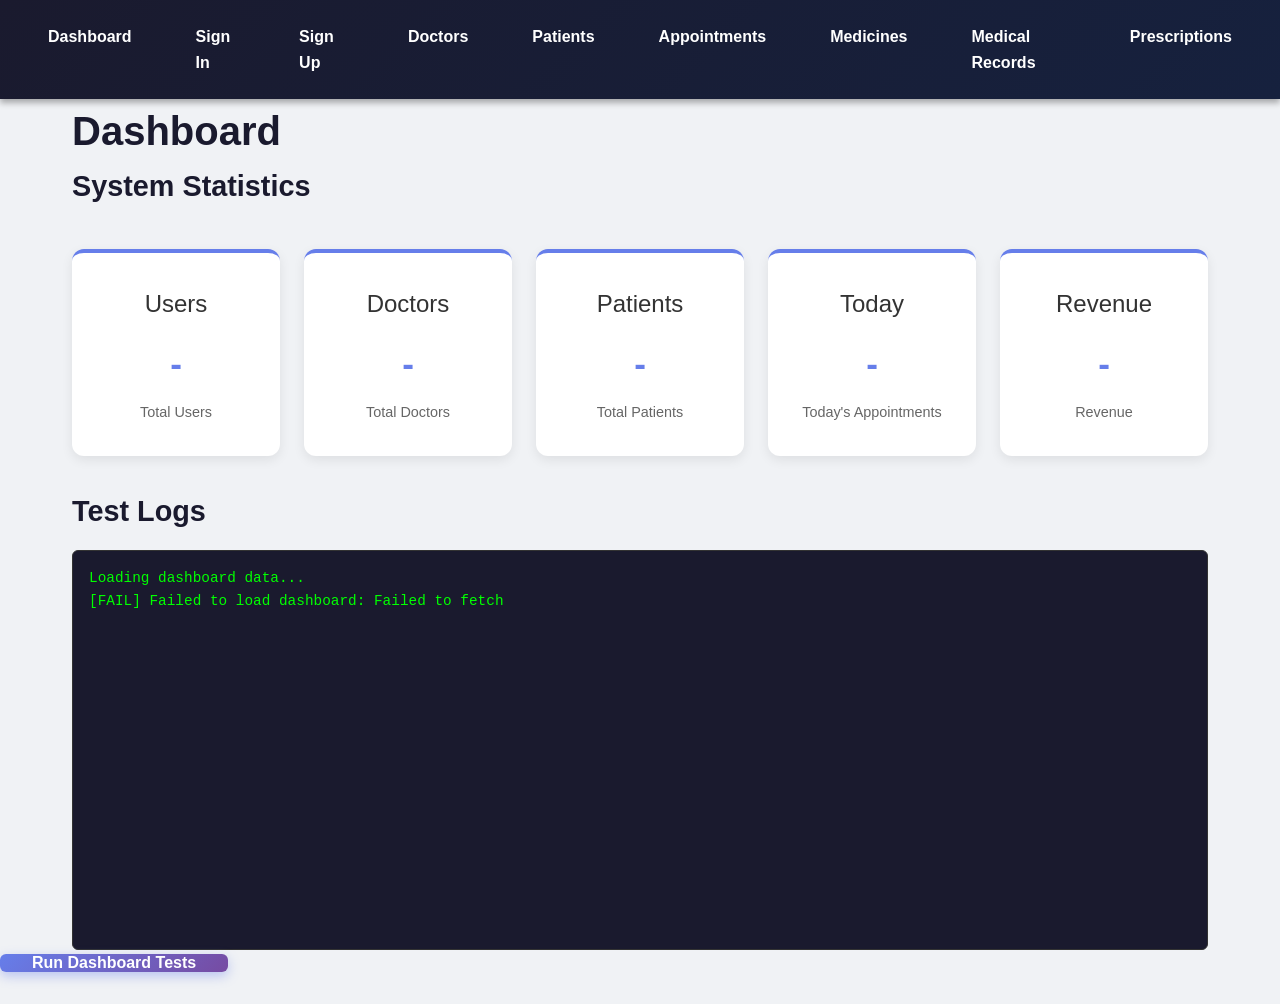
<file: frontend-mock/index.html>
<!DOCTYPE html>
<html>
<head>
    <meta charset="UTF-8">
    <title>Clinic Dashboard</title>
    <link rel="stylesheet" href="styles.css">
</head>
<body>
    <nav>
        <a href="index.html">Dashboard</a>
        <a href="signin.html">Sign In</a>
        <a href="signup.html">Sign Up</a>
        <a href="doctors.html">Doctors</a>
        <a href="patients.html">Patients</a>
        <a href="appointments.html">Appointments</a>
        <a href="medicines.html">Medicines</a>
        <a href="medical-records.html">Medical Records</a>
        <a href="prescriptions.html">Prescriptions</a>
    </nav>

    <div id="message"></div>

    <h1>Dashboard</h1>
    
    <div id="stats">
        <h2>System Statistics</h2>
        <p>
            <span style="font-size: 1.5rem;">Users</span>
            <strong id="totalUsers">-</strong>
            <span style="display: block; font-size: 0.9rem; color: #666; margin-top: 0.5rem;">Total Users</span>
        </p>
        <p>
            <span style="font-size: 1.5rem;">Doctors</span>
            <strong id="totalDoctors">-</strong>
            <span style="display: block; font-size: 0.9rem; color: #666; margin-top: 0.5rem;">Total Doctors</span>
        </p>
        <p>
            <span style="font-size: 1.5rem;">Patients</span>
            <strong id="totalPatients">-</strong>
            <span style="display: block; font-size: 0.9rem; color: #666; margin-top: 0.5rem;">Total Patients</span>
        </p>
        <p>
            <span style="font-size: 1.5rem;">Today</span>
            <strong id="todayAppointments">-</strong>
            <span style="display: block; font-size: 0.9rem; color: #666; margin-top: 0.5rem;">Today's Appointments</span>
        </p>
        <p>
            <span style="font-size: 1.5rem;">Revenue</span>
            <strong id="revenue">-</strong>
            <span style="display: block; font-size: 0.9rem; color: #666; margin-top: 0.5rem;">Revenue</span>
        </p>
    </div>

    <div id="logs">
        <h2>Test Logs</h2>
        <pre id="testLog" style="height: 400px; overflow-y: auto;"></pre>
    </div>

    <button onclick="runDashboardTests()" style="margin-bottom: 2rem;">Run Dashboard Tests</button>

    <script src="common.js"></script>
    <script>
        let logMessages = [];

        function log(msg) {
            logMessages.push(msg);
            document.getElementById('testLog').textContent = logMessages.join('\n');
        }

        async function loadDashboard() {
            try {
                log('Loading dashboard data...');
                const stats = await apiGet('/dashboard');
                document.getElementById('totalUsers').textContent = stats.totalUsers;
                document.getElementById('totalDoctors').textContent = stats.totalDoctors;
                document.getElementById('totalPatients').textContent = stats.totalPatients;
                document.getElementById('todayAppointments').textContent = stats.todayAppointments;
                document.getElementById('revenue').textContent = stats.revenue;
                log('[OK] Dashboard loaded successfully');
            } catch (error) {
                log('[FAIL] Failed to load dashboard: ' + error.message);
            }
        }

        async function runDashboardTests() {
            logMessages = [];
            log('=== Dashboard Test Suite ===');
            log('');

            // Test 1: Load Dashboard
            await loadDashboard();
            log('');

            // Test 2: Fetch All Users
            log('Fetching all users...');
            try {
                const users = await apiGet('/patients');
                log(`[OK] Found ${users.length} patients`);
                users.slice(0, 2).forEach(u => log(`  - ${u.fullName} (ID: ${u.id})`));
            } catch (error) {
                log('[FAIL] Failed to fetch patients: ' + error.message);
            }
            log('');

            // Test 3: Fetch All Doctors
            log('Fetching all doctors...');
            try {
                const doctors = await apiGet('/doctors');
                log(`[OK] Found ${doctors.length} doctors`);
                doctors.slice(0, 2).forEach(d => log(`  - ${d.fullName} (${d.specialty})`));
            } catch (error) {
                log('[FAIL] Failed to fetch doctors: ' + error.message);
            }
            log('');

            // Test 4: Fetch All Medicines
            log('Fetching all medicines...');
            try {
                const meds = await apiGet('/medicines');
                log(`[OK] Found ${meds.length} medicines`);
                meds.slice(0, 2).forEach(m => log(`  - ${m.name} (Stock: ${m.stockQuantity})`));
            } catch (error) {
                log('[FAIL] Failed to fetch medicines: ' + error.message);
            }

            log('');
            log('=== Tests Complete ===');
        }

        // Load dashboard on page load
        window.addEventListener('load', loadDashboard);
    </script>
</body>
</html>
</file>
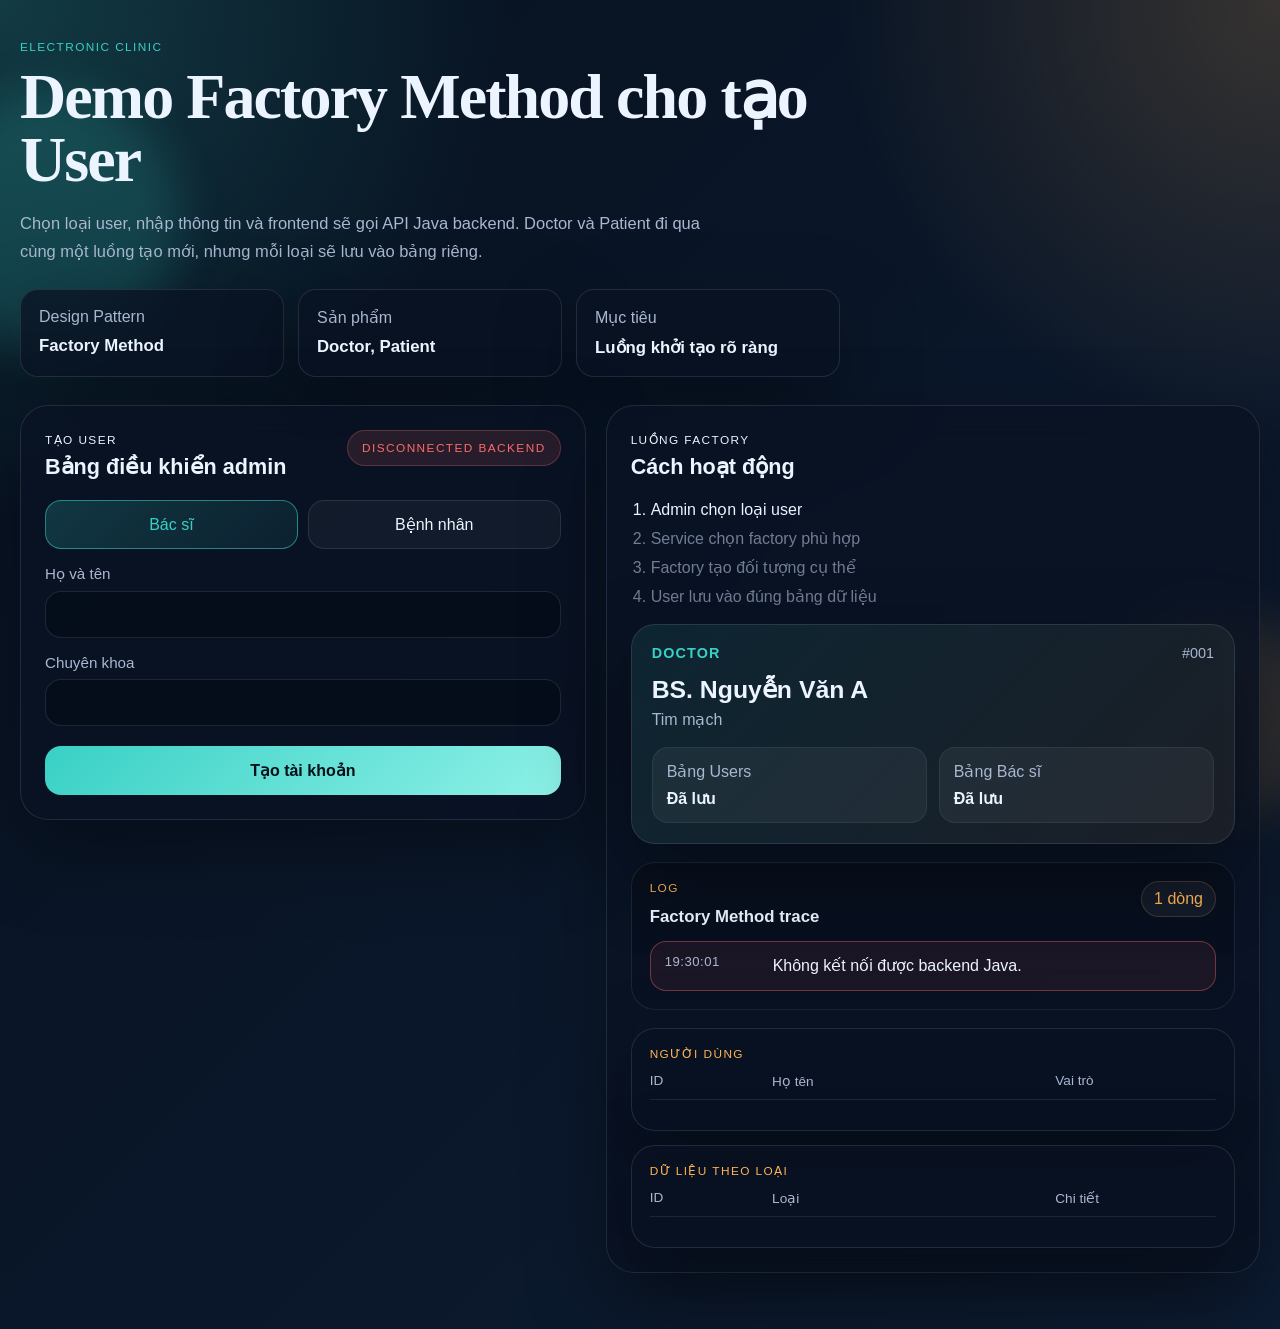
<file: frontend/index.html>
<!DOCTYPE html>
<html lang="en">
<head>
  <meta charset="UTF-8" />
  <meta name="viewport" content="width=device-width, initial-scale=1.0" />
  <title>Electronic Clinic | Demo Factory Method</title>
  <link rel="stylesheet" href="styles.css" />
</head>
<body>
  <div class="bg-orb orb-a"></div>
  <div class="bg-orb orb-b"></div>

  <main class="shell">
    <section class="hero">
      <div class="eyebrow">Electronic Clinic</div>
      <h1>Demo Factory Method cho tạo User</h1>
      <p>
        Chọn loại user, nhập thông tin và frontend sẽ gọi API Java backend.
        Doctor và Patient đi qua cùng một luồng tạo mới, nhưng mỗi loại sẽ lưu vào bảng riêng.
      </p>

      <div class="stats">
        <div class="stat-card">
          <span>Design Pattern</span>
          <strong>Factory Method</strong>
        </div>
        <div class="stat-card">
          <span>Sản phẩm</span>
          <strong>Doctor, Patient</strong>
        </div>
        <div class="stat-card">
          <span>Mục tiêu</span>
          <strong>Luồng khởi tạo rõ ràng</strong>
        </div>
      </div>
    </section>

    <section class="workspace">
      <div class="panel form-panel">
        <div class="panel-header">
          <div>
            <span class="panel-label">Tạo user</span>
            <h2>Bảng điều khiển admin</h2>
          </div>
          <div class="badge disconnected" id="backendStatus">Disconnected Backend</div>
        </div>

        <form id="userForm" class="form">
          <div class="role-switch" role="group" aria-label="Loại user">
            <button type="button" class="role-btn active" data-role="Doctor">Bác sĩ</button>
            <button type="button" class="role-btn" data-role="Patient">Bệnh nhân</button>
          </div>

          <label>
            Họ và tên
            <input id="fullName" type="text" placeholder="" required />
          </label>

          <label id="dynamicLabel">
            Chuyên khoa
            <input id="specialtyOrCondition" type="text" placeholder="" required />
          </label>

          <button type="submit" class="primary-btn">Tạo tài khoản</button>
        </form>
      </div>

      <div class="panel output-panel">
        <div class="panel-header">
          <div>
            <span class="panel-label">Luồng factory</span>
            <h2>Cách hoạt động</h2>
          </div>
          <!-- <div class="badge ghost">Không cần backend</div> -->
        </div>

        <ol class="steps" id="steps">
          <li class="active">Admin chọn loại user</li>
          <li>Service chọn factory phù hợp</li>
          <li>Factory tạo đối tượng cụ thể</li>
          <li>User lưu vào đúng bảng dữ liệu</li>
        </ol>

        <div class="result-card" id="resultCard">
          <div class="result-top">
            <span class="result-role" id="resultRole">Doctor</span>
            <span class="result-id" id="resultId">#001</span>
          </div>
          <h3 id="resultName">BS. Nguyễn Văn A</h3>
          <p id="resultMeta">Tim mạch</p>
          <div class="table-grid">
            <div class="table-box">
              <span>Bảng Users</span>
              <strong>Đã lưu</strong>
            </div>
            <div class="table-box">
              <span id="secondaryTableLabel">Bảng Doctor</span>
              <strong>Đã lưu</strong>
            </div>
          </div>
        </div>

        <div class="log-card">
          <div class="log-header">
            <div>
              <div class="table-title">Log</div>
              <h3>Factory Method trace</h3>
            </div>
            <div class="log-count" id="logCount">0 dòng</div>
          </div>
          <div class="log-list" id="logList" aria-live="polite"></div>
        </div>

        <div class="tables">
          <div class="table-card">
            <div class="table-title">Người dùng</div>
            <div class="table-head">
              <span>ID</span><span>Họ tên</span><span>Vai trò</span>
            </div>
            <div id="usersTable" class="table-body"></div>
          </div>

          <div class="table-card">
            <div class="table-title">Dữ liệu theo loại</div>
            <div class="table-head">
              <span>ID</span><span>Loại</span><span>Chi tiết</span>
            </div>
            <div id="detailTable" class="table-body"></div>
          </div>
        </div>
      </div>
    </section>
  </main>

  <script src="app.js"></script>
</body>
</html>
</file>
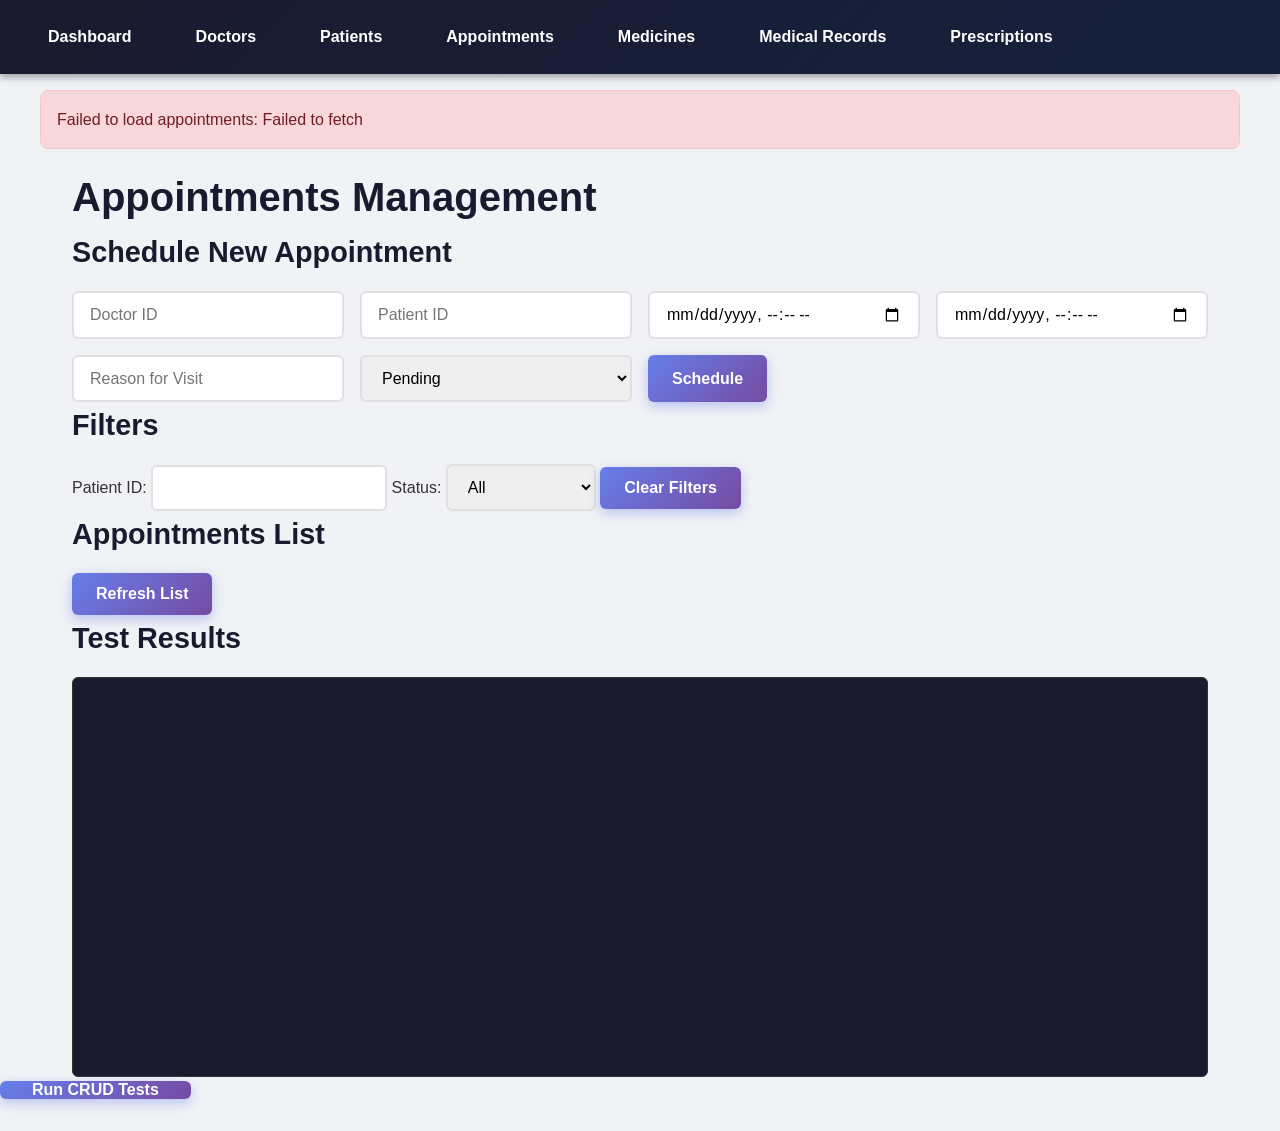
<file: frontend-mock/appointments.html>
<!DOCTYPE html>
<html>
<head>
    <meta charset="UTF-8">
    <title>Appointments</title>
    <link rel="stylesheet" href="styles.css">
</head>
<body>
    <nav>
        <a href="index.html">Dashboard</a>
        <a href="doctors.html">Doctors</a>
        <a href="patients.html">Patients</a>
        <a href="appointments.html">Appointments</a>
        <a href="medicines.html">Medicines</a>
        <a href="medical-records.html">Medical Records</a>
        <a href="prescriptions.html">Prescriptions</a>
    </nav>

    <div id="message"></div>

    <h1>Appointments Management</h1>

    <div>
        <h2>Schedule New Appointment</h2>
        <form onsubmit="handleAddAppointment(event)">
            <input type="number" id="doctorId" placeholder="Doctor ID" required>
            <input type="number" id="patientId" placeholder="Patient ID" required>
            <input type="datetime-local" id="startDate" required>
            <input type="datetime-local" id="endDate" required>
            <input type="text" id="reason" placeholder="Reason for Visit" required>
            <select id="status" required>
                <option value="PENDING">Pending</option>
                <option value="CONFIRMED">Confirmed</option>
                <option value="COMPLETED">Completed</option>
                <option value="CANCELLED">Cancelled</option>
            </select>
            <button type="submit">Schedule</button>
        </form>
    </div>

    <div>
        <h2>Filters</h2>
        <label>Patient ID: <input type="number" id="filterPatientId" onchange="filterAppointments()"></label>
        <label>Status: 
            <select id="filterStatus" onchange="filterAppointments()">
                <option value="">All</option>
                <option value="PENDING">Pending</option>
                <option value="CONFIRMED">Confirmed</option>
                <option value="COMPLETED">Completed</option>
                <option value="CANCELLED">Cancelled</option>
            </select>
        </label>
        <button onclick="loadAppointments()">Clear Filters</button>
    </div>

    <div>
        <h2>Appointments List</h2>
        <button onclick="loadAppointments()">Refresh List</button>
        <div id="appointmentsList"></div>
    </div>

    <div id="testLog">
        <h2>Test Results</h2>
        <pre id="output" style="height: 400px; overflow-y: auto;"></pre>
    </div>

    <button onclick="runCRUDTests()" style="margin-bottom: 2rem;">Run CRUD Tests</button>

    <script src="common.js"></script>
    <script>
        let logMessages = [];
        let allAppointments = [];

        function log(msg) {
            logMessages.push(msg);
            document.getElementById('output').textContent = logMessages.join('\n');
        }

        async function loadAppointments() {
            try {
                allAppointments = await apiGet('/appointments');
                displayAppointments(allAppointments);
            } catch (error) {
                showMessage('Failed to load appointments: ' + error.message, 'error');
            }
        }

        function filterAppointments() {
            let filtered = allAppointments;
            const patientId = document.getElementById('filterPatientId').value;
            const status = document.getElementById('filterStatus').value;

            if (patientId) {
                filtered = filtered.filter(a => a.patientId == patientId);
            }
            if (status) {
                filtered = filtered.filter(a => a.status === status);
            }
            displayAppointments(filtered);
        }

        function displayAppointments(appointments) {
            let html = '<div class="card-grid">';
            if (appointments.length === 0) {
                html = '<p style="grid-column: 1/-1; text-align: center; padding: 2rem;">No appointments found</p>';
            } else {
                appointments.forEach(a => {
                    const statusClass = `status-${a.status.toLowerCase()}`;
                    html += `
                    <div class="card">
                        <div class="card-header">Appointment #${a.id}</div>
                        <div class="card-body">
                            <div class="card-field">
                                <label>Doctor ID</label>
                                <div class="card-field-value">#${a.doctorId}</div>
                            </div>
                            <div class="card-field">
                                <label>Patient ID</label>
                                <div class="card-field-value">#${a.patientId}</div>
                            </div>
                            <div class="card-field">
                                <label>Reason</label>
                                <div class="card-field-value">${a.reason}</div>
                            </div>
                            <div class="card-field">
                                <label>Start Date</label>
                                <div class="card-field-value">${a.appointmentStartDate}</div>
                            </div>
                            <div class="card-field">
                                <label>End Date</label>
                                <div class="card-field-value">${a.appointmentEndDate}</div>
                            </div>
                            <div class="card-field">
                                <label>Status</label>
                                <div class="card-field-value"><span class="${statusClass}">${a.status}</span></div>
                            </div>
                        </div>
                        <div class="card-footer">
                            <button onclick="updateStatus(${a.id})">Update Status</button>
                            <button onclick="deleteAppointment(${a.id})" style="background: #e74c3c;">Delete</button>
                        </div>
                    </div>`;
                });
            }
            html += '</div>';
            document.getElementById('appointmentsList').innerHTML = html;
        }

        async function handleAddAppointment(event) {
            event.preventDefault();
            try {
                const startDateTime = document.getElementById('startDate').value;
                const endDateTime = document.getElementById('endDate').value;
                
                const data = {
                    doctorId: parseInt(document.getElementById('doctorId').value),
                    patientId: parseInt(document.getElementById('patientId').value),
                    appointmentStartDate: startDateTime.replace('T', ' ') + ':00',
                    appointmentEndDate: endDateTime.replace('T', ' ') + ':00',
                    reason: document.getElementById('reason').value,
                    status: document.getElementById('status').value
                };
                const result = await apiPost('/appointments', data);
                showMessage('Appointment scheduled successfully!', 'success');
                event.target.reset();
                loadAppointments();
            } catch (error) {
                showMessage('Failed to schedule appointment: ' + error.message, 'error');
            }
        }

        async function updateStatus(id) {
            const newStatus = prompt('Enter new status (PENDING, CONFIRMED, COMPLETED, CANCELLED):');
            if (!newStatus) return;
            try {
                await apiPut(`/appointments/${id}`, { status: newStatus });
                showMessage('Appointment status updated!', 'success');
                loadAppointments();
            } catch (error) {
                showMessage('Failed to update appointment: ' + error.message, 'error');
            }
        }

        async function deleteAppointment(id) {
            if (!confirm('Are you sure you want to delete this appointment?')) return;
            try {
                await apiDelete(`/appointments/${id}`);
                showMessage('Appointment deleted successfully!', 'success');
                loadAppointments();
            } catch (error) {
                showMessage('Failed to delete appointment: ' + error.message, 'error');
            }
        }

        async function runCRUDTests() {
            logMessages = [];
            log('=== Appointment CRUD Test Suite ===');
            log('');

            try {
                // Test 1: Create
                log('Test 1: Creating an appointment...');
                const newApt = {
                    doctorId: 1,
                    patientId: 1,
                    appointmentStartDate: '2026-05-15 10:00:00',
                    appointmentEndDate: '2026-05-15 11:00:00',
                    reason: 'Annual checkup',
                    status: 'PENDING'
                };
                const result = await apiPost('/appointments', newApt);
                const aptId = result.id;
                log(`[OK] Created appointment with ID: ${aptId}`);
                log('');

                // Test 2: Read
                log('Test 2: Reading the created appointment...');
                const apt = await apiGet(`/appointments/${aptId}`);
                log(`[OK] Retrieved: ${apt.reason} (${apt.status})`);
                log('');

                // Test 3: Update Status
                log('Test 3: Updating appointment status...');
                await apiPut(`/appointments/${aptId}`, { status: 'CONFIRMED' });
                const updated = await apiGet(`/appointments/${aptId}`);
                log(`[OK] Status updated to: ${updated.status}`);
                log('');

                // Test 4: List with Filter
                log('Test 4: Filtering appointments by patient...');
                const apts = await apiGet(`/appointments?patientId=1`);
                log(`[OK] Found ${apts.length} appointment(s) for patient 1`);
                log('');

                // Test 5: Delete
                log('Test 5: Deleting the test appointment...');
                await apiDelete(`/appointments/${aptId}`);
                log(`[OK] Appointment ${aptId} deleted`);

            } catch (error) {
                log(`[FAIL] Test failed: ${error.message}`);
            }

            log('');
            log('=== Tests Complete ===');
            loadAppointments();
        }

        window.addEventListener('load', loadAppointments);
    </script>
</body>
</html>
</file>
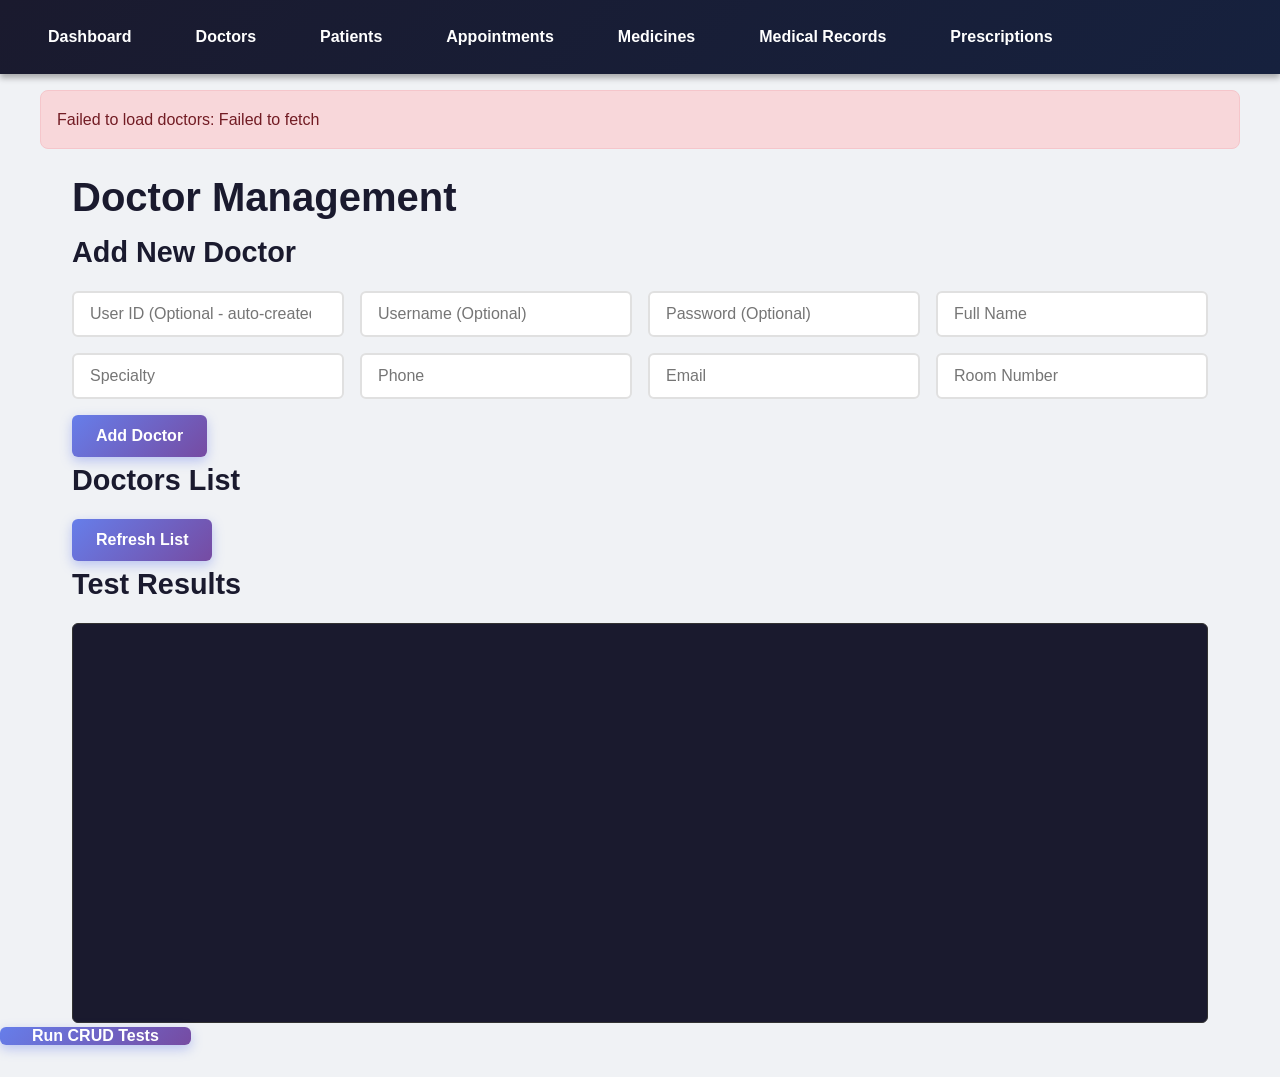
<file: frontend-mock/doctors.html>
<!DOCTYPE html>
<html>
<head>
    <meta charset="UTF-8">
    <title>Doctor Management</title>
    <link rel="stylesheet" href="styles.css">
</head>
<body>
    <nav>
        <a href="index.html">Dashboard</a>
        <a href="doctors.html">Doctors</a>
        <a href="patients.html">Patients</a>
        <a href="appointments.html">Appointments</a>
        <a href="medicines.html">Medicines</a>
        <a href="medical-records.html">Medical Records</a>
        <a href="prescriptions.html">Prescriptions</a>
    </nav>

    <div id="message"></div>

    <h1>Doctor Management</h1>

    <div>
        <h2>Add New Doctor</h2>
        <form onsubmit="handleAddDoctor(event)">
            <input type="number" id="userId" placeholder="User ID (Optional - auto-created if empty)">
            <input type="text" id="username" placeholder="Username (Optional)">
            <input type="password" id="password" placeholder="Password (Optional)">
            <input type="text" id="fullName" placeholder="Full Name" required>
            <input type="text" id="specialty" placeholder="Specialty" required>
            <input type="text" id="phone" placeholder="Phone" required>
            <input type="email" id="email" placeholder="Email" required>
            <input type="text" id="roomNumber" placeholder="Room Number" required>
            <button type="submit">Add Doctor</button>
        </form>
    </div>

    <div>
        <h2>Doctors List</h2>
        <button onclick="loadDoctors()">Refresh List</button>
        <div id="doctorsList"></div>
    </div>

    <div id="editPanel" style="display: none;">
        <h2>Edit Doctor</h2>
        <form onsubmit="handleEditDoctor(event)">
            <input type="hidden" id="editId">
            <input type="text" id="editUsername" placeholder="Username">
            <input type="password" id="editPassword" placeholder="Password">
            <input type="text" id="editFullName" placeholder="Full Name" required>
            <input type="text" id="editSpecialty" placeholder="Specialty" required>
            <input type="email" id="editEmail" placeholder="Email" required>
            <input type="text" id="editRoomNumber" placeholder="Room Number" required>
            <button type="submit">Save Changes</button>
            <button type="button" onclick="cancelEdit()">Cancel</button>
        </form>
    </div>

    <div id="testLog">
        <h2>Test Results</h2>
        <pre id="output" style="height: 400px; overflow-y: auto;"></pre>
    </div>

    <button onclick="runCRUDTests()" style="margin-bottom: 2rem;">Run CRUD Tests</button>

    <script src="common.js"></script>
    <script>
        let logMessages = [];
        let allDoctors = [];

        function log(msg) {
            logMessages.push(msg);
            document.getElementById('output').textContent = logMessages.join('\n');
        }

        async function loadDoctors() {
            try {
                allDoctors = await apiGet('/doctors');
                let html = '<div class="card-grid">';
                allDoctors.forEach(d => {
                    html += `
                    <div class="card">
                        <div class="card-header">Dr. ${d.fullName}</div>
                        <div class="card-body">
                            <div class="card-field">
                                <label>Specialty</label>
                                <div class="card-field-value">${d.specialty}</div>
                            </div>
                            <div class="card-field">
                                <label>Room Number</label>
                                <div class="card-field-value">${d.roomNumber}</div>
                            </div>
                            <div class="card-field">
                                <label>Email</label>
                                <div class="card-field-value">${d.email}</div>
                            </div>
                            <div class="card-field">
                                <label>Username</label>
                                <div class="card-field-value">${d.username || ''}</div>
                            </div>
                            <div class="card-field">
                                <label>Phone</label>
                                <div class="card-field-value">${d.phone}</div>
                            </div>
                            <div class="card-field">
                                <label>ID</label>
                                <div class="card-field-value">#${d.id}</div>
                            </div>
                        </div>
                        <div class="card-footer">
                            <button onclick="editDoctor(${d.id})">Edit</button>
                            <button onclick="deleteDoctor(${d.id})" style="background: #e74c3c;">Delete</button>
                        </div>
                    </div>`;
                });
                html += '</div>';
                document.getElementById('doctorsList').innerHTML = html;
            } catch (error) {
                showMessage('Failed to load doctors: ' + error.message, 'error');
            }
        }

        async function handleAddDoctor(event) {
            event.preventDefault();
            try {
                const data = {
                    userId: parseInt(document.getElementById('userId').value),
                    username: document.getElementById('username').value,
                    password: document.getElementById('password').value,
                    fullName: document.getElementById('fullName').value,
                    specialty: document.getElementById('specialty').value,
                    phone: document.getElementById('phone').value,
                    email: document.getElementById('email').value,
                    roomNumber: document.getElementById('roomNumber').value
                };
                const result = await apiPost('/doctors', data);
                showMessage('Doctor added successfully!', 'success');
                event.target.reset();
                loadDoctors();
            } catch (error) {
                showMessage('Failed to add doctor: ' + error.message, 'error');
            }
        }

        function editDoctor(id) {
            const doctor = allDoctors.find(d => d.id === id);
            if (doctor) {
                document.getElementById('editId').value = id;
                document.getElementById('editUsername').value = doctor.username || '';
                document.getElementById('editPassword').value = '';
                document.getElementById('editFullName').value = doctor.fullName;
                document.getElementById('editSpecialty').value = doctor.specialty;
                document.getElementById('editEmail').value = doctor.email;
                document.getElementById('editRoomNumber').value = doctor.roomNumber;
                document.getElementById('editPanel').style.display = 'block';
            }
        }

        async function handleEditDoctor(event) {
            event.preventDefault();
            try {
                const id = parseInt(document.getElementById('editId').value);
                const data = {
                    username: document.getElementById('editUsername').value,
                    password: document.getElementById('editPassword').value,
                    fullName: document.getElementById('editFullName').value,
                    specialty: document.getElementById('editSpecialty').value,
                    email: document.getElementById('editEmail').value,
                    roomNumber: document.getElementById('editRoomNumber').value
                };
                await apiPut(`/doctors/${id}`, data);
                showMessage('Doctor updated successfully!', 'success');
                cancelEdit();
                loadDoctors();
            } catch (error) {
                showMessage('Failed to update doctor: ' + error.message, 'error');
            }
        }

        function cancelEdit() {
            document.getElementById('editPanel').style.display = 'none';
        }

        async function deleteDoctor(id) {
            if (!confirm('Are you sure you want to delete this doctor?')) return;
            try {
                await apiDelete(`/doctors/${id}`);
                showMessage('Doctor deleted successfully!', 'success');
                loadDoctors();
            } catch (error) {
                showMessage('Failed to delete doctor: ' + error.message, 'error');
            }
        }

        async function runCRUDTests() {
            logMessages = [];
            log('=== Doctor CRUD Test Suite ===');
            log('');

            // Test 1: Create
            log('Test 1: Creating a doctor...');
            try {
                const newDoc = {
                    userId: 1,
                    username: 'test_doctor_user',
                    password: 'test_doctor_pass',
                    fullName: 'Dr. Test Smith',
                    specialty: 'General Practice',
                    phone: '555-0001',
                    email: 'test@clinic.com',
                    roomNumber: 'Room 1'
                };
                const result = await apiPost('/doctors', newDoc);
                const docId = result.id;
                log(`[OK] Created doctor with ID: ${docId}`);
                log('');

                // Test 2: Read
                log('Test 2: Reading the created doctor...');
                const doc = await apiGet(`/doctors/${docId}`);
                log(`[OK] Retrieved: ${doc.fullName} (${doc.specialty})`);
                log('');

                // Test 3: Update
                log('Test 3: Updating the doctor...');
                const updateData = {
                    username: 'updated_doctor_user',
                    password: 'updated_doctor_pass',
                    fullName: 'Dr. Updated Smith',
                    specialty: 'Cardiology',
                    email: 'updated@clinic.com',
                    roomNumber: 'Room 2'
                };
                await apiPut(`/doctors/${docId}`, updateData);
                log('[OK] Doctor updated');
                const updated = await apiGet(`/doctors/${docId}`);
                log(`[OK] Verified: ${updated.fullName} now in ${updated.roomNumber}`);
                log('');

                // Test 4: List All
                log('Test 4: Listing all doctors...');
                const doctors = await apiGet('/doctors');
                log(`[OK] Total doctors in system: ${doctors.length}`);
                log('');

                // Test 5: Delete
                log('Test 5: Deleting the test doctor...');
                await apiDelete(`/doctors/${docId}`);
                log(`[OK] Doctor ${docId} deleted`);

            } catch (error) {
                log(`[FAIL] Test failed: ${error.message}`);
            }

            log('');
            log('=== Tests Complete ===');
            loadDoctors();
        }

        window.addEventListener('load', loadDoctors);
    </script>
</body>
</html>
</file>
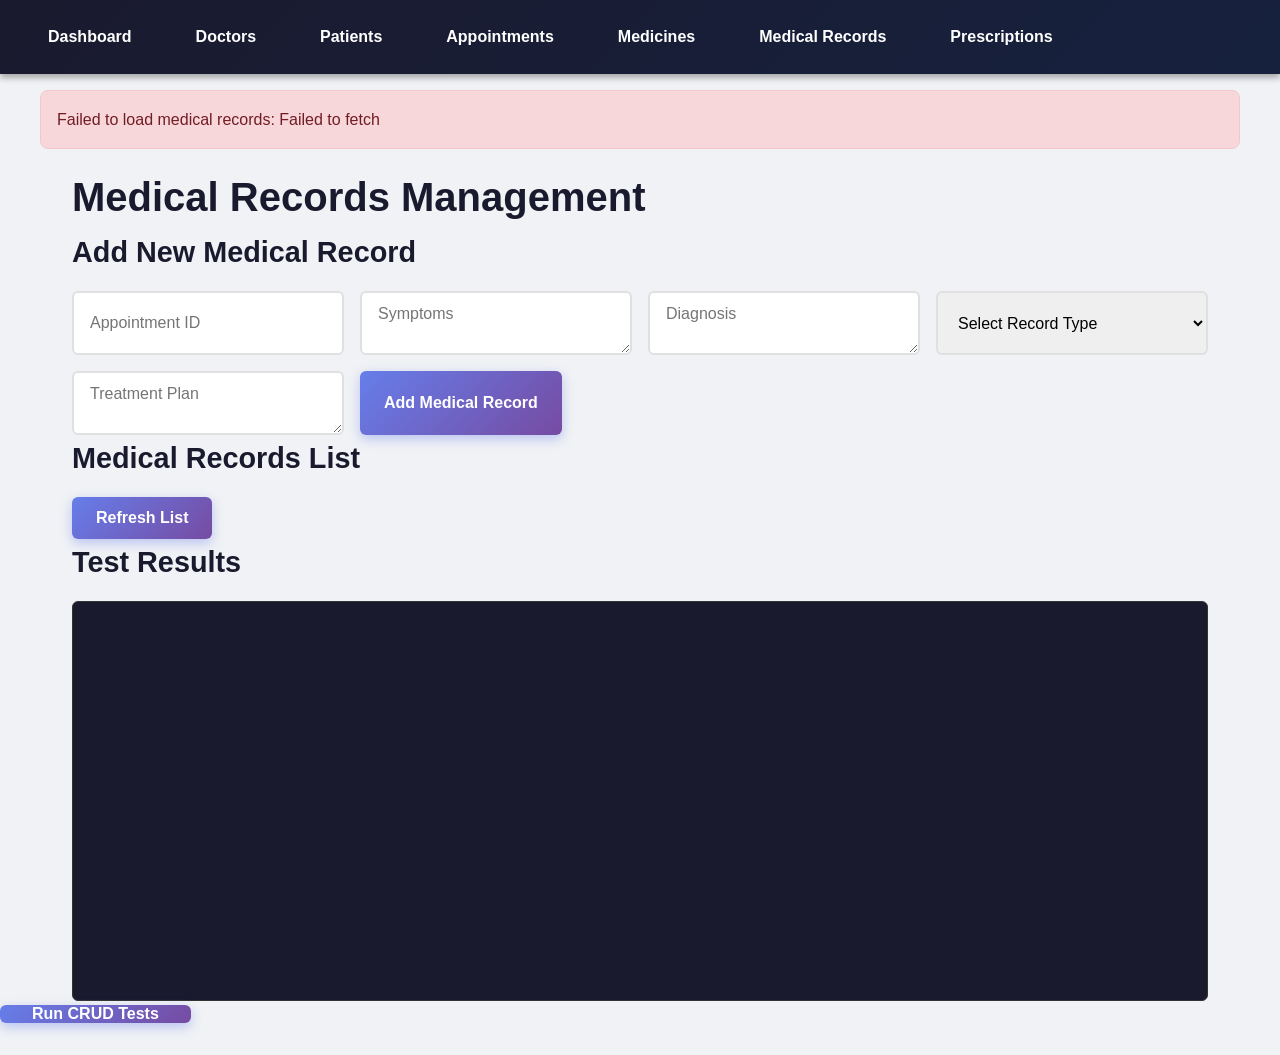
<file: frontend-mock/medical-records.html>
<!DOCTYPE html>
<html>
<head>
    <meta charset="UTF-8">
    <title>Medical Records</title>
    <link rel="stylesheet" href="styles.css">
</head>
<body>
    <nav>
        <a href="index.html">Dashboard</a>
        <a href="doctors.html">Doctors</a>
        <a href="patients.html">Patients</a>
        <a href="appointments.html">Appointments</a>
        <a href="medicines.html">Medicines</a>
        <a href="medical-records.html">Medical Records</a>
        <a href="prescriptions.html">Prescriptions</a>
    </nav>

    <div id="message"></div>

    <h1>Medical Records Management</h1>

    <div>
        <h2>Add New Medical Record</h2>
        <form onsubmit="handleAddRecord(event)">
            <input type="number" id="appointmentId" placeholder="Appointment ID" required>
            <textarea id="symptoms" placeholder="Symptoms" required></textarea>
            <textarea id="diagnosis" placeholder="Diagnosis" required></textarea>
            <select id="recordType" required>
                <option value="">Select Record Type</option>
                <option value="GENERAL">General</option>
                <option value="EMERGENCY">Emergency</option>
                <option value="DENTAL">Dental</option>
            </select>
            <textarea id="treatmentPlan" placeholder="Treatment Plan" required></textarea>
            <button type="submit">Add Medical Record</button>
        </form>
    </div>

    <div>
        <h2>Medical Records List</h2>
        <button onclick="loadRecords()">Refresh List</button>
        <div id="recordsList"></div>
    </div>

    <div id="testLog">
        <h2>Test Results</h2>
        <pre id="output" style="height: 400px; overflow-y: auto;"></pre>
    </div>

    <button onclick="runCRUDTests()" style="margin-bottom: 2rem;">Run CRUD Tests</button>

    <script src="common.js"></script>
    <script>
        let logMessages = [];
        let allRecords = [];

        function log(msg) {
            logMessages.push(msg);
            document.getElementById('output').textContent = logMessages.join('\n');
        }

        async function loadRecords() {
            try {
                allRecords = await apiGet('/patients/medical-records');
                let html = '<div class="card-grid">';
                if (allRecords.length === 0) {
                    html = '<p style="grid-column: 1/-1; text-align: center; padding: 2rem;">No medical records found</p>';
                } else {
                    allRecords.forEach(r => {
                        html += `
                        <div class="card">
                            <div class="card-header">Medical Record #${r.id}</div>
                            <div class="card-body">
                                <div class="card-field">
                                    <label>Appointment ID</label>
                                    <div class="card-field-value">#${r.appointmentId}</div>
                                </div>
                                <div class="card-field">
                                    <label>Record Type</label>
                                    <div class="card-field-value">${r.recordType}</div>
                                </div>
                                <div class="card-field">
                                    <label>Symptoms</label>
                                    <div class="card-field-value">${r.symptoms}</div>
                                </div>
                                <div class="card-field">
                                    <label>Diagnosis</label>
                                    <div class="card-field-value">${r.diagnosis}</div>
                                </div>
                                <div class="card-field">
                                    <label>Treatment Plan</label>
                                    <div class="card-field-value">${r.treatmentPlan}</div>
                                </div>
                            </div>
                        </div>`;
                    });
                }
                html += '</div>';
                document.getElementById('recordsList').innerHTML = html;
            } catch (error) {
                showMessage('Failed to load medical records: ' + error.message, 'error');
            }
        }

        async function handleAddRecord(event) {
            event.preventDefault();
            try {
                const data = {
                    appointmentId: parseInt(document.getElementById('appointmentId').value),
                    symptoms: document.getElementById('symptoms').value,
                    diagnosis: document.getElementById('diagnosis').value,
                    recordType: document.getElementById('recordType').value,
                    treatmentPlan: document.getElementById('treatmentPlan').value
                };
                const result = await apiPost('/patients/medical-records', data);
                showMessage('Medical record added successfully!', 'success');
                event.target.reset();
                loadRecords();
            } catch (error) {
                showMessage('Failed to add medical record: ' + error.message, 'error');
            }
        }

        async function runCRUDTests() {
            logMessages = [];
            log('=== Medical Records CRUD Test Suite ===');
            log('');

            try {
                // Test 1: Create
                log('Test 1: Creating a medical record...');
                const newRecord = {
                    appointmentId: 1,
                    symptoms: 'Fever, headache, sore throat',
                    diagnosis: 'Common cold',
                    recordType: 'GENERAL',
                    treatmentPlan: 'Rest, fluids, fever reducer'
                };
                const result = await apiPost('/patients/medical-records', newRecord);
                const recordId = result.id;
                log('[OK] Created medical record with ID: ' + recordId);
                log('');

                // Test 2: Read
                log('Test 2: Reading the created medical record...');
                const record = await apiGet('/patients/medical-records/' + recordId);
                log('[OK] Retrieved: ' + record.diagnosis + ' (Type: ' + record.recordType + ')');
                log('');

                // Test 3: List All
                log('Test 3: Listing all medical records...');
                const records = await apiGet('/patients/medical-records');
                log('[OK] Total medical records: ' + records.length);
                log('');

            } catch (error) {
                log('[FAIL] Test failed: ' + error.message);
            }

            log('');
            log('=== Tests Complete ===');
            loadRecords();
        }

        window.addEventListener('load', loadRecords);
    </script>
</body>
</html>
</file>
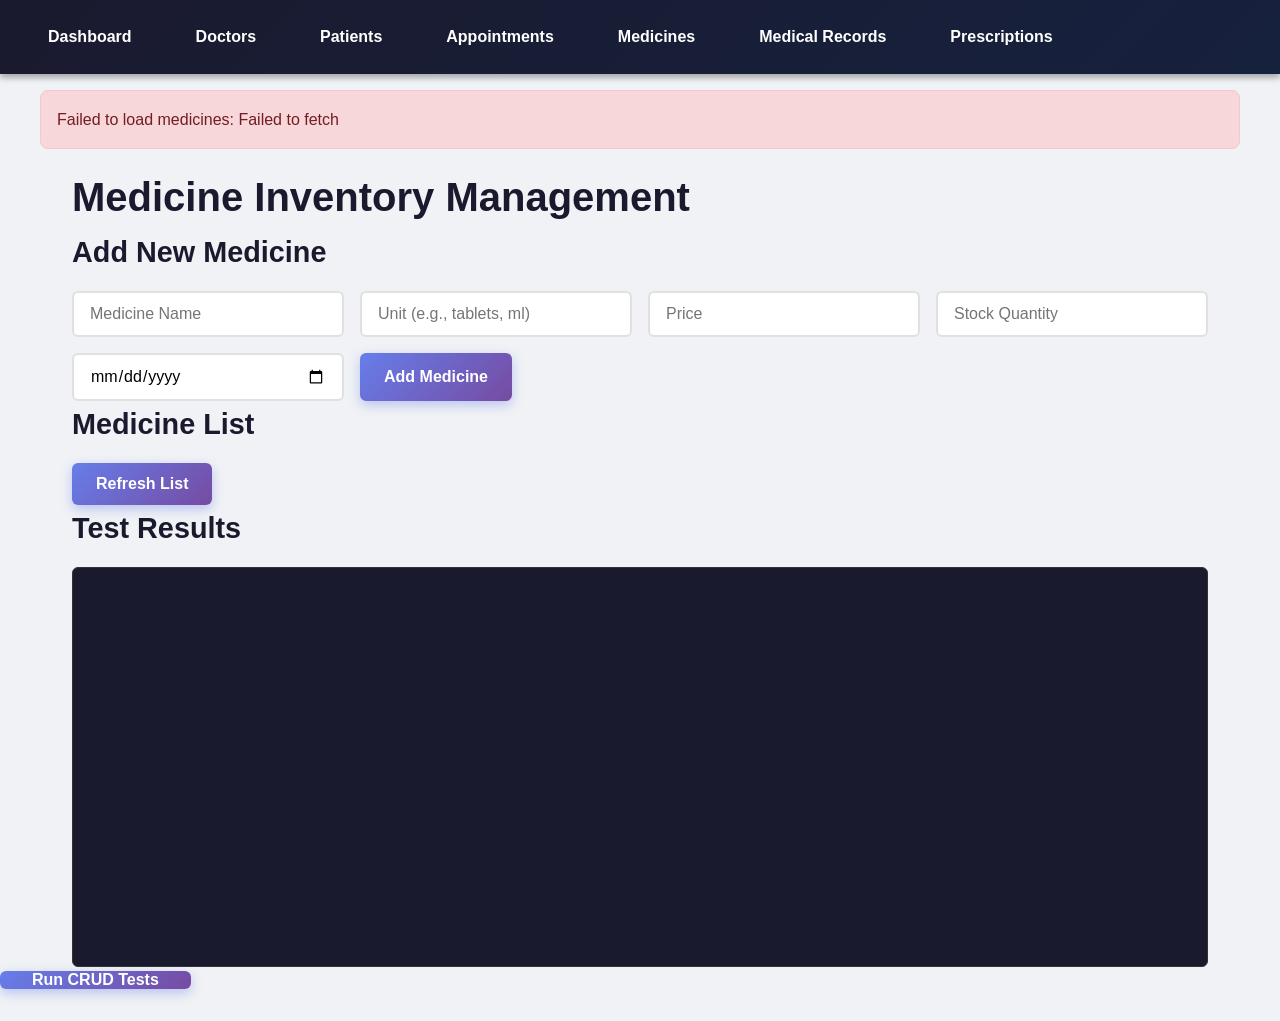
<file: frontend-mock/medicines.html>
<!DOCTYPE html>
<html>
<head>
    <meta charset="UTF-8">
    <title>Medicine Inventory</title>
    <link rel="stylesheet" href="styles.css">
</head>
<body>
    <nav>
        <a href="index.html">Dashboard</a>
        <a href="doctors.html">Doctors</a>
        <a href="patients.html">Patients</a>
        <a href="appointments.html">Appointments</a>
        <a href="medicines.html">Medicines</a>
        <a href="medical-records.html">Medical Records</a>
        <a href="prescriptions.html">Prescriptions</a>
    </nav>

    <div id="message"></div>

    <h1>Medicine Inventory Management</h1>

    <div>
        <h2>Add New Medicine</h2>
        <form onsubmit="handleAddMedicine(event)">
            <input type="text" id="name" placeholder="Medicine Name" required>
            <input type="text" id="unit" placeholder="Unit (e.g., tablets, ml)" required>
            <input type="number" id="price" placeholder="Price" step="0.01" required>
            <input type="number" id="stockQuantity" placeholder="Stock Quantity" required>
            <input type="date" id="expiryDate" placeholder="Expiry Date" required>
            <button type="submit">Add Medicine</button>
        </form>
    </div>

    <div>
        <h2>Medicine List</h2>
        <button onclick="loadMedicines()">Refresh List</button>
        <div id="medicinesList"></div>
    </div>

    <div id="stockPanel" style="display: none;">
        <h2>Update Stock</h2>
        <form onsubmit="handleUpdateStock(event)">
            <input type="hidden" id="medicineId">
            <label>Medicine: <span id="medicineName"></span></label>
            <input type="number" id="newStock" placeholder="New Stock Quantity" required>
            <button type="submit">Update Stock</button>
            <button type="button" onclick="closeStockPanel()">Cancel</button>
        </form>
    </div>

    <div id="testLog">
        <h2>Test Results</h2>
        <pre id="output" style="height: 400px; overflow-y: auto;"></pre>
    </div>

    <button onclick="runCRUDTests()" style="margin-bottom: 2rem;">Run CRUD Tests</button>

    <script src="common.js"></script>
    <script>
        let logMessages = [];
        let allMedicines = [];

        function log(msg) {
            logMessages.push(msg);
            document.getElementById('output').textContent = logMessages.join('\n');
        }

        async function loadMedicines() {
            try {
                allMedicines = await apiGet('/medicines');
                let html = '<div class="card-grid">';
                allMedicines.forEach(m => {
                    const stockStatus = m.stockQuantity > 50 ? '#27ae60' : m.stockQuantity > 10 ? '#f39c12' : '#e74c3c';
                    html += `
                    <div class="card">
                        <div class="card-header">${m.name}</div>
                        <div class="card-body">
                            <div class="card-field">
                                <label>Unit</label>
                                <div class="card-field-value">${m.unit}</div>
                            </div>
                            <div class="card-field">
                                <label>Price</label>
                                <div class="card-field-value" style="color: #27ae60; font-weight: 600;">$${m.price.toFixed(2)}</div>
                            </div>
                            <div class="card-field">
                                <label>Stock Quantity</label>
                                <div class="card-field-value" style="color: ${stockStatus}; font-weight: 600;">${m.stockQuantity} units</div>
                            </div>
                            <div class="card-field">
                                <label>Expiry Date</label>
                                <div class="card-field-value">${m.expiryDate}</div>
                            </div>
                            <div class="card-field">
                                <label>ID</label>
                                <div class="card-field-value">#${m.id}</div>
                            </div>
                        </div>
                        <div class="card-footer">
                            <button onclick="editStock(${m.id}, '${m.name}')">Update Stock</button>
                            <button onclick="deleteMedicine(${m.id})" style="background: #e74c3c;">Delete</button>
                        </div>
                    </div>`;
                });
                html += '</div>';
                document.getElementById('medicinesList').innerHTML = html;
            } catch (error) {
                showMessage('Failed to load medicines: ' + error.message, 'error');
            }
        }

        async function handleAddMedicine(event) {
            event.preventDefault();
            try {
                const data = {
                    name: document.getElementById('name').value,
                    unit: document.getElementById('unit').value,
                    price: parseFloat(document.getElementById('price').value),
                    stockQuantity: parseInt(document.getElementById('stockQuantity').value),
                    expiryDate: document.getElementById('expiryDate').value
                };
                const result = await apiPost('/medicines', data);
                showMessage('Medicine added successfully!', 'success');
                event.target.reset();
                loadMedicines();
            } catch (error) {
                showMessage('Failed to add medicine: ' + error.message, 'error');
            }
        }

        function editStock(id, name) {
            document.getElementById('medicineId').value = id;
            document.getElementById('medicineName').textContent = name;
            document.getElementById('stockPanel').style.display = 'block';
        }

        function closeStockPanel() {
            document.getElementById('stockPanel').style.display = 'none';
        }

        async function handleUpdateStock(event) {
            event.preventDefault();
            try {
                const id = parseInt(document.getElementById('medicineId').value);
                const data = {
                    stockQuantity: parseInt(document.getElementById('newStock').value)
                };
                await apiPut(`/medicines/${id}`, data);
                showMessage('Stock updated successfully!', 'success');
                closeStockPanel();
                loadMedicines();
            } catch (error) {
                showMessage('Failed to update stock: ' + error.message, 'error');
            }
        }

        async function deleteMedicine(id) {
            if (!confirm('Are you sure you want to delete this medicine?')) return;
            try {
                await apiDelete(`/medicines/${id}`);
                showMessage('Medicine deleted successfully!', 'success');
                loadMedicines();
            } catch (error) {
                showMessage('Failed to delete medicine: ' + error.message, 'error');
            }
        }

        async function runCRUDTests() {
            logMessages = [];
            log('=== Medicine CRUD Test Suite ===');
            log('');

            try {
                // Test 1: Create
                log('Test 1: Creating a medicine...');
                const newMed = {
                    name: 'Test Aspirin',
                    unit: 'tablets',
                    price: 5.99,
                    stockQuantity: 100,
                    expiryDate: '2026-12-31'
                };
                const result = await apiPost('/medicines', newMed);
                const medId = result.id;
                log(`[OK] Created medicine with ID: ${medId}`);
                log('');

                // Test 2: Read
                log('Test 2: Reading the created medicine...');
                const med = await apiGet(`/medicines/${medId}`);
                log(`[OK] Retrieved: ${med.name} (${med.stockQuantity} in stock)`);
                log('');

                // Test 3: Update Stock
                log('Test 3: Updating medicine stock...');
                await apiPut(`/medicines/${medId}`, { stockQuantity: 150 });
                const updated = await apiGet(`/medicines/${medId}`);
                log(`[OK] Stock updated to: ${updated.stockQuantity}`);
                log('');

                // Test 4: List All
                log('Test 4: Listing all medicines...');
                const medicines = await apiGet('/medicines');
                log(`[OK] Total medicines in inventory: ${medicines.length}`);
                medicines.slice(0, 3).forEach(m => log(`  - ${m.name}: ${m.stockQuantity} units @ $${m.price}`));
                log('');

                // Test 5: Delete
                log('Test 5: Deleting the test medicine...');
                await apiDelete(`/medicines/${medId}`);
                log(`[OK] Medicine ${medId} deleted`);

            } catch (error) {
                log(`[FAIL] Test failed: ${error.message}`);
            }

            log('');
            log('=== Tests Complete ===');
            loadMedicines();
        }

        window.addEventListener('load', loadMedicines);
    </script>
</body>
</html>
</file>
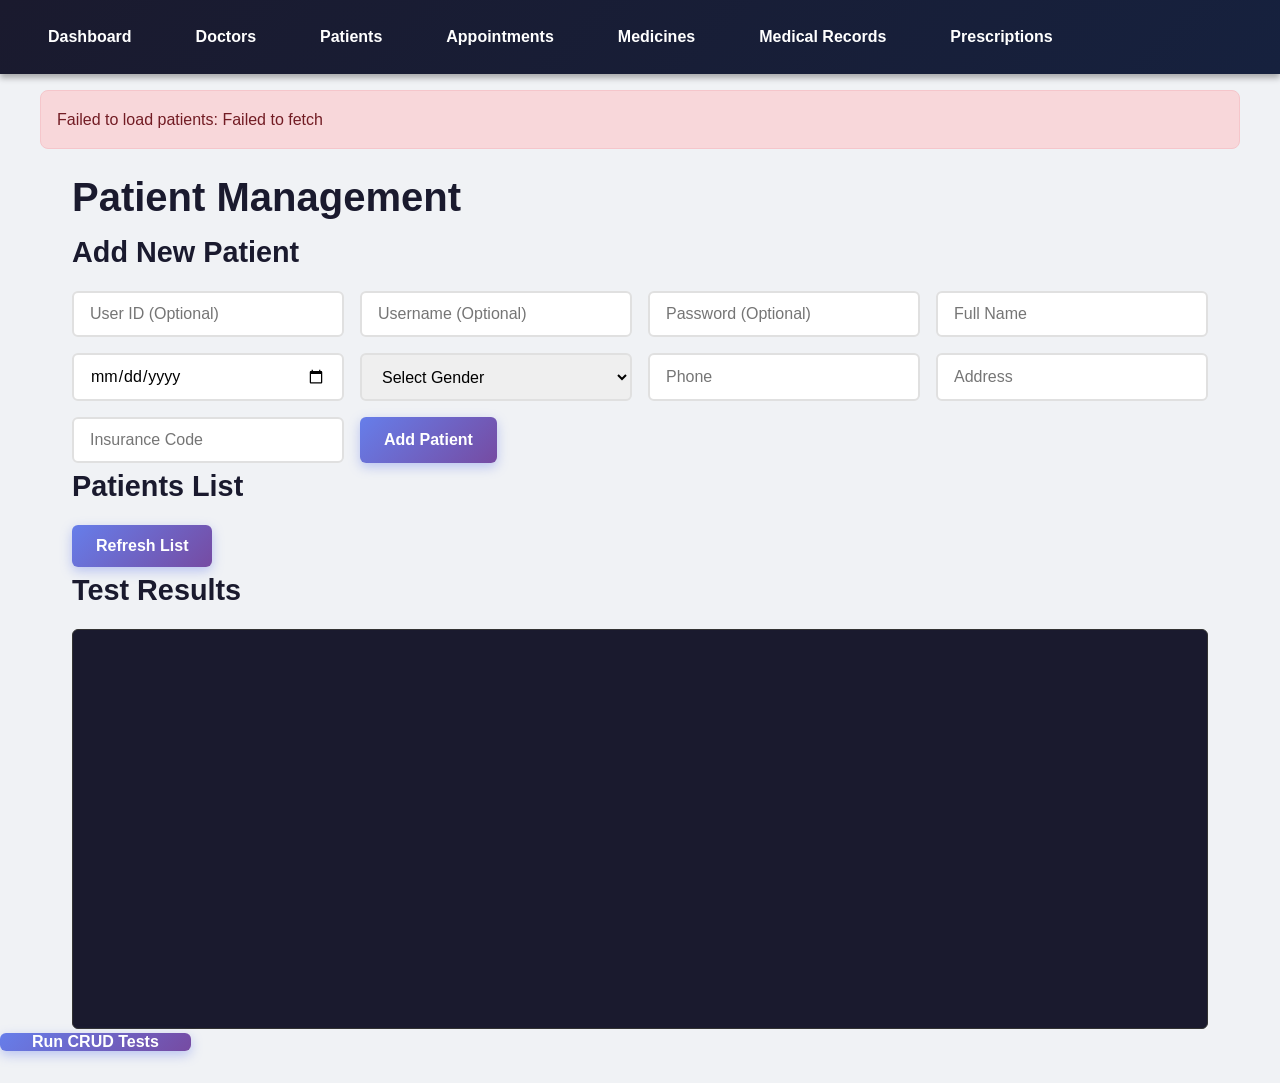
<file: frontend-mock/patients.html>
<!DOCTYPE html>
<html>
<head>
    <meta charset="UTF-8">
    <title>Patient Management</title>
    <link rel="stylesheet" href="styles.css">
</head>
<body>
    <nav>
        <a href="index.html">Dashboard</a>
        <a href="doctors.html">Doctors</a>
        <a href="patients.html">Patients</a>
        <a href="appointments.html">Appointments</a>
        <a href="medicines.html">Medicines</a>
        <a href="medical-records.html">Medical Records</a>
        <a href="prescriptions.html">Prescriptions</a>
    </nav>

    <div id="message"></div>

    <h1>Patient Management</h1>

    <div>
        <h2>Add New Patient</h2>
        <form onsubmit="handleAddPatient(event)">
            <input type="number" id="userId" placeholder="User ID (Optional)">
            <input type="text" id="username" placeholder="Username (Optional)">
            <input type="password" id="password" placeholder="Password (Optional)">
            <input type="text" id="fullName" placeholder="Full Name" required>
            <input type="date" id="dob" placeholder="Date of Birth" required>
            <select id="gender" required>
                <option value="">Select Gender</option>
                <option value="MALE">Male</option>
                <option value="FEMALE">Female</option>
                <option value="OTHER">Other</option>
            </select>
            <input type="text" id="phone" placeholder="Phone" required>
            <input type="text" id="address" placeholder="Address" required>
            <input type="text" id="insuranceCode" placeholder="Insurance Code" required>
            <button type="submit">Add Patient</button>
        </form>
    </div>

    <div>
        <h2>Patients List</h2>
        <button onclick="loadPatients()">Refresh List</button>
        <div id="patientsList"></div>
    </div>

    <div id="detailPanel" style="display: none;">
        <h2>Patient Details & Medical History</h2>
        <button onclick="closeDetail()">Close</button>
        <div id="detailContent"></div>
    </div>

    <div id="editPanel" style="display: none;">
        <h2>Edit Patient</h2>
        <form onsubmit="handleEditPatient(event)">
            <input type="hidden" id="editId">
            <input type="text" id="editUsername" placeholder="Username">
            <input type="password" id="editPassword" placeholder="Password">
            <input type="text" id="editFullName" placeholder="Full Name" required>
            <input type="text" id="editPhone" placeholder="Phone" required>
            <input type="text" id="editAddress" placeholder="Address" required>
            <button type="submit">Save Changes</button>
            <button type="button" onclick="cancelEdit()">Cancel</button>
        </form>
    </div>

    <div id="testLog">
        <h2>Test Results</h2>
        <pre id="output" style="height: 400px; overflow-y: auto;"></pre>
    </div>

    <button onclick="runCRUDTests()" style="margin-bottom: 2rem;">Run CRUD Tests</button>

    <script src="common.js"></script>
    <script>
        let logMessages = [];
        let allPatients = [];

        function log(msg) {
            logMessages.push(msg);
            document.getElementById('output').textContent = logMessages.join('\n');
        }

        async function loadPatients() {
            try {
                allPatients = await apiGet('/patients');
                let html = '<table>';
                html += '<thead><tr><th>Name</th><th>DOB</th><th>Gender</th><th>Contact</th><th>Insurance</th><th>Actions</th></tr></thead>';
                html += '<tbody>';
                allPatients.forEach(p => {
                    html += `<tr>
                        <td><strong>${p.fullName}</strong></td>
                        <td>${p.dob}</td>
                        <td>${p.gender}</td>
                        <td>${p.phone}</td>
                        <td>${p.insuranceCode}</td>
                        <td>
                            <button onclick="editPatient(${p.id})">Edit</button>
                            <button onclick="viewDetails(${p.id})">History</button>
                            <button onclick="deletePatient(${p.id})" style="background: #e74c3c;">Delete</button>
                        </td>
                    </tr>`;
                });
                html += '</tbody></table>';
                document.getElementById('patientsList').innerHTML = html;
            } catch (error) {
                showMessage('Failed to load patients: ' + error.message, 'error');
            }
        }

        async function handleAddPatient(event) {
            event.preventDefault();
            try {
                const data = {
                    userId: document.getElementById('userId').value || null,
                    username: document.getElementById('username').value,
                    password: document.getElementById('password').value,
                    fullName: document.getElementById('fullName').value,
                    dob: document.getElementById('dob').value,
                    gender: document.getElementById('gender').value,
                    phone: document.getElementById('phone').value,
                    address: document.getElementById('address').value,
                    insuranceCode: document.getElementById('insuranceCode').value
                };
                const result = await apiPost('/patients', data);
                showMessage('Patient added successfully!', 'success');
                event.target.reset();
                loadPatients();
            } catch (error) {
                showMessage('Failed to add patient: ' + error.message, 'error');
            }
        }

        function editPatient(id) {
            const patient = allPatients.find(p => p.id === id);
            if (patient) {
                document.getElementById('editId').value = id;
                document.getElementById('editUsername').value = patient.username || '';
                document.getElementById('editPassword').value = '';
                document.getElementById('editFullName').value = patient.fullName;
                document.getElementById('editPhone').value = patient.phone;
                document.getElementById('editAddress').value = patient.address;
                document.getElementById('editPanel').style.display = 'block';
            }
        }

        async function handleEditPatient(event) {
            event.preventDefault();
            try {
                const id = parseInt(document.getElementById('editId').value);
                const data = {
                    username: document.getElementById('editUsername').value,
                    password: document.getElementById('editPassword').value,
                    fullName: document.getElementById('editFullName').value,
                    phone: document.getElementById('editPhone').value,
                    address: document.getElementById('editAddress').value
                };
                await apiPut(`/patients/${id}`, data);
                showMessage('Patient updated successfully!', 'success');
                cancelEdit();
                loadPatients();
            } catch (error) {
                showMessage('Failed to update patient: ' + error.message, 'error');
            }
        }

        function cancelEdit() {
            document.getElementById('editPanel').style.display = 'none';
        }

        async function viewDetails(patientId) {
            try {
                const patient = allPatients.find(p => p.id === patientId);
                const appointments = await apiGet(`/appointments?patientId=${patientId}`);
                
                let html = `
                <div style="background: white; padding: 2rem; border-radius: 12px;">
                    <h3 style="color: #667eea; border-bottom: 2px solid #667eea; padding-bottom: 1rem;">${patient.fullName}</h3>
                    <div style="display: grid; grid-template-columns: repeat(auto-fit, minmax(200px, 1fr)); gap: 1rem; margin: 1.5rem 0;">
                        <div style="background: #f8f9ff; padding: 1rem; border-radius: 8px;">
                            <label style="color: #667eea; font-weight: 600;">Date of Birth</label>
                            <p style="margin-top: 0.5rem;">${patient.dob}</p>
                        </div>
                        <div style="background: #f8f9ff; padding: 1rem; border-radius: 8px;">
                            <label style="color: #667eea; font-weight: 600;">Gender</label>
                            <p style="margin-top: 0.5rem;">${patient.gender}</p>
                        </div>
                        <div style="background: #f8f9ff; padding: 1rem; border-radius: 8px;">
                            <label style="color: #667eea; font-weight: 600;">Phone</label>
                            <p style="margin-top: 0.5rem;">${patient.phone}</p>
                        </div>
                        <div style="background: #f8f9ff; padding: 1rem; border-radius: 8px;">
                            <label style="color: #667eea; font-weight: 600;">Username</label>
                            <p style="margin-top: 0.5rem;">${patient.username || ''}</p>
                        </div>
                        <div style="background: #f8f9ff; padding: 1rem; border-radius: 8px;">
                            <label style="color: #667eea; font-weight: 600;">Address</label>
                            <p style="margin-top: 0.5rem;">${patient.address}</p>
                        </div>
                        <div style="background: #f8f9ff; padding: 1rem; border-radius: 8px;">
                            <label style="color: #667eea; font-weight: 600;">Insurance Code</label>
                            <p style="margin-top: 0.5rem;">${patient.insuranceCode}</p>
                        </div>
                    </div>
                    
                    <h4 style="margin-top: 2rem; color: #1a1a2e; border-bottom: 2px solid #667eea; padding-bottom: 0.8rem;">Medical History (${appointments.length} Appointments)</h4>`;
                
                if (appointments.length === 0) {
                    html += '<div style="padding: 2rem; text-align: center; color: #999;">No appointments found for this patient</div>';
                } else {
                    html += '<div style="display: grid; gap: 1rem; margin-top: 1rem;">';
                    appointments.forEach(a => {
                        const statusClass = `status-${a.status.toLowerCase()}`;
                        html += `
                        <div style="background: #f8f9ff; padding: 1.5rem; border-radius: 8px; border-left: 4px solid #667eea;">
                            <div style="display: grid; grid-template-columns: repeat(auto-fit, minmax(150px, 1fr)); gap: 1rem;">
                                <div>
                                    <label style="color: #667eea; font-weight: 600;">Date</label>
                                    <p style="margin-top: 0.3rem;">${a.appointmentStartDate}</p>
                                </div>
                                <div>
                                    <label style="color: #667eea; font-weight: 600;">Reason</label>
                                    <p style="margin-top: 0.3rem;">${a.reason}</p>
                                </div>
                                <div>
                                    <label style="color: #667eea; font-weight: 600;">Doctor ID</label>
                                    <p style="margin-top: 0.3rem;">#${a.doctorId}</p>
                                </div>
                                <div>
                                    <label style="color: #667eea; font-weight: 600;">Status</label>
                                    <p style="margin-top: 0.3rem;"><span class="${statusClass}">${a.status}</span></p>
                                </div>
                            </div>
                        </div>`;
                    });
                    html += '</div>';
                }
                html += '</div>';
                
                document.getElementById('detailContent').innerHTML = html;
                document.getElementById('detailPanel').style.display = 'block';
            } catch (error) {
                showMessage('Failed to load patient details: ' + error.message, 'error');
            }
        }

        function closeDetail() {
            document.getElementById('detailPanel').style.display = 'none';
        }

        async function deletePatient(id) {
            if (!confirm('Are you sure you want to delete this patient?')) return;
            try {
                await apiDelete(`/patients/${id}`);
                showMessage('Patient deleted successfully!', 'success');
                loadPatients();
            } catch (error) {
                showMessage('Failed to delete patient: ' + error.message, 'error');
            }
        }

        async function runCRUDTests() {
            logMessages = [];
            log('=== Patient CRUD Test Suite ===');
            log('');

            try {
                // Test 1: Create
                log('Test 1: Creating a patient...');
                const newPat = {
                    userId: null,
                    username: 'test_patient_user',
                    password: 'test_patient_pass',
                    fullName: 'John Test Patient',
                    dob: '1990-05-15',
                    gender: 'MALE',
                    phone: '555-1234',
                    address: '123 Test Street',
                    insuranceCode: 'INS123456'
                };
                const result = await apiPost('/patients', newPat);
                const patId = result.id;
                log(`[OK] Created patient with ID: ${patId}`);
                log('');

                // Test 2: Read
                log('Test 2: Reading the created patient...');
                const pat = await apiGet(`/patients/${patId}`);
                log(`[OK] Retrieved: ${pat.fullName} (DOB: ${pat.dob})`);
                log('');

                // Test 3: Update
                log('Test 3: Updating the patient...');
                const updateData = {
                    username: 'updated_patient_user',
                    password: 'updated_patient_pass',
                    fullName: 'John Updated Patient',
                    phone: '555-1234',
                    address: '456 Updated Street'
                };
                await apiPut(`/patients/${patId}`, updateData);
                log('[OK] Patient updated');
                const updated = await apiGet(`/patients/${patId}`);
                log(`[OK] Verified: ${updated.fullName} now has username ${updated.username || ''}`);
                log('');

                // Test 4: List All
                log('Test 4: Listing all patients...');
                const patients = await apiGet('/patients');
                log(`[OK] Total patients in system: ${patients.length}`);
                log('');

                // Test 5: Get Appointments for Patient
                log('Test 5: Checking appointments for patient...');
                const apts = await apiGet(`/appointments?patientId=${patId}`);
                log(`[OK] Patient has ${apts.length} appointment(s)`);
                log('');

                // Test 6: Delete
                log('Test 6: Deleting the test patient...');
                await apiDelete(`/patients/${patId}`);
                log(`[OK] Patient ${patId} deleted`);

            } catch (error) {
                log(`[FAIL] Test failed: ${error.message}`);
            }

            log('');
            log('=== Tests Complete ===');
            loadPatients();
        }

        window.addEventListener('load', loadPatients);
    </script>
</body>
</html>
</file>
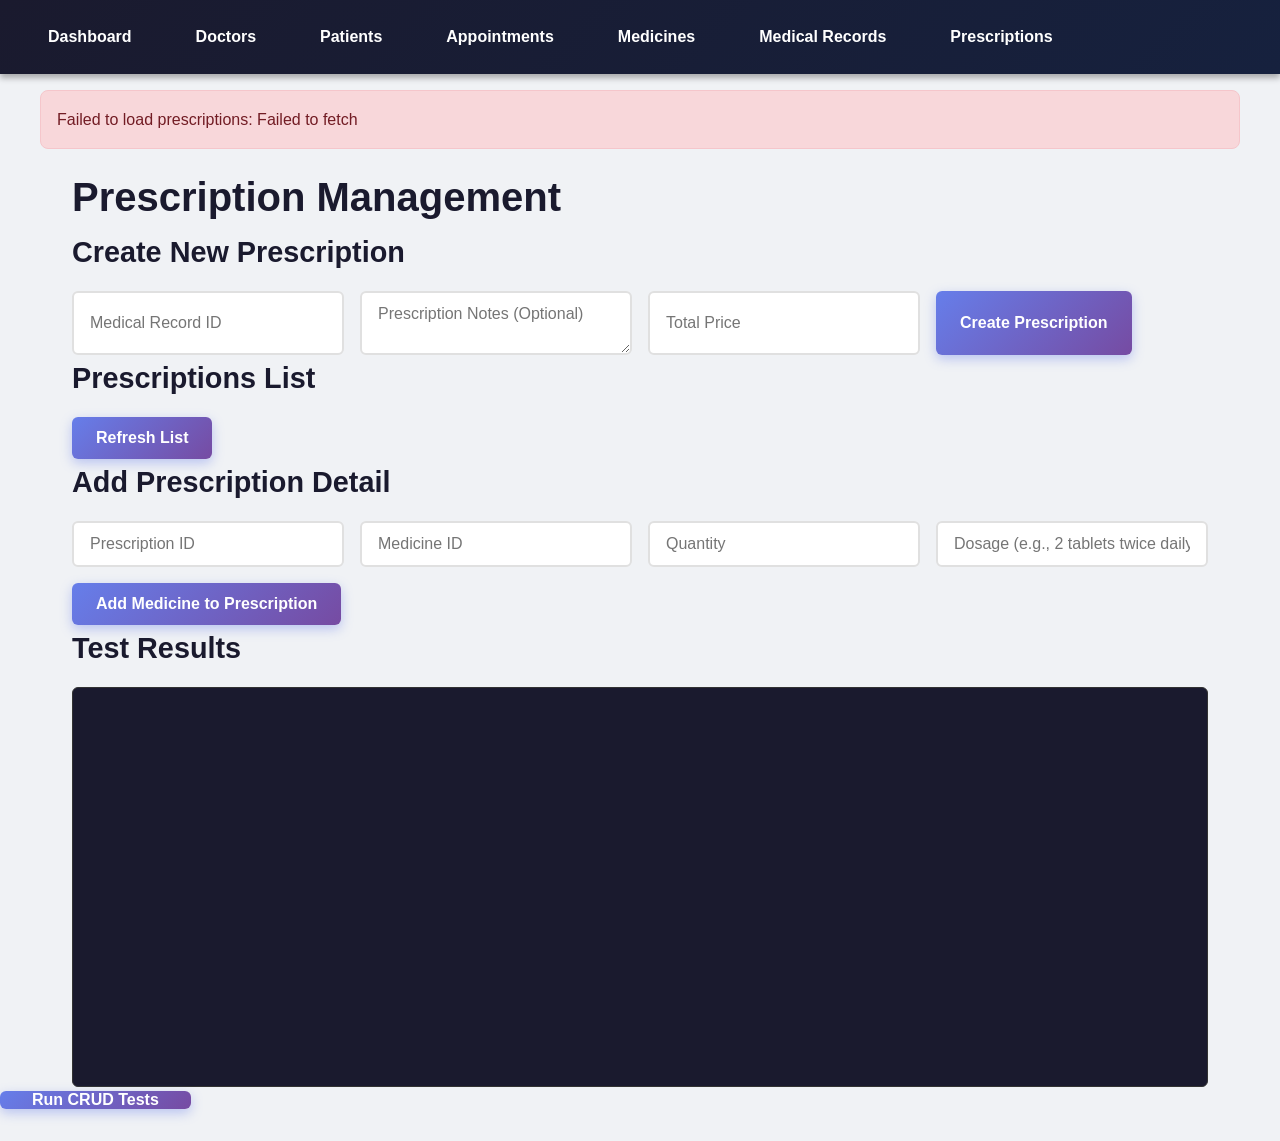
<file: frontend-mock/prescriptions.html>
<!DOCTYPE html>
<html>
<head>
    <meta charset="UTF-8">
    <title>Prescriptions</title>
    <link rel="stylesheet" href="styles.css">
</head>
<body>
    <nav>
        <a href="index.html">Dashboard</a>
        <a href="doctors.html">Doctors</a>
        <a href="patients.html">Patients</a>
        <a href="appointments.html">Appointments</a>
        <a href="medicines.html">Medicines</a>
        <a href="medical-records.html">Medical Records</a>
        <a href="prescriptions.html">Prescriptions</a>
    </nav>

    <div id="message"></div>

    <h1>Prescription Management</h1>

    <div>
        <h2>Create New Prescription</h2>
        <form onsubmit="handleAddPrescription(event)">
            <input type="number" id="medicalRecordId" placeholder="Medical Record ID" required>
            <textarea id="notes" placeholder="Prescription Notes (Optional)"></textarea>
            <input type="number" id="totalPrice" placeholder="Total Price" step="0.01" required>
            <button type="submit">Create Prescription</button>
        </form>
    </div>

    <div>
        <h2>Prescriptions List</h2>
        <button onclick="loadPrescriptions()">Refresh List</button>
        <div id="prescriptionsList"></div>
    </div>

    <div>
        <h2>Add Prescription Detail</h2>
        <form onsubmit="handleAddDetail(event)">
            <input type="number" id="prescriptionId" placeholder="Prescription ID" required>
            <input type="number" id="medicineId" placeholder="Medicine ID" required>
            <input type="number" id="quantity" placeholder="Quantity" required>
            <input type="text" id="dosage" placeholder="Dosage (e.g., 2 tablets twice daily)">
            <button type="submit">Add Medicine to Prescription</button>
        </form>
    </div>

    <div id="testLog">
        <h2>Test Results</h2>
        <pre id="output" style="height: 400px; overflow-y: auto;"></pre>
    </div>

    <button onclick="runCRUDTests()" style="margin-bottom: 2rem;">Run CRUD Tests</button>

    <script src="common.js"></script>
    <script>
        let logMessages = [];
        let allPrescriptions = [];

        function log(msg) {
            logMessages.push(msg);
            document.getElementById('output').textContent = logMessages.join('\n');
        }

        async function loadPrescriptions() {
            try {
                const prescriptions = await apiGet('/prescriptions');
                await renderPrescriptions(prescriptions);
            } catch (error) {
                showMessage('Failed to load prescriptions: ' + error.message, 'error');
            }
        }

        async function renderPrescriptions(prescriptions) {
            if (!prescriptions || prescriptions.length === 0) {
                document.getElementById('prescriptionsList').innerHTML = '<div class="card"><div class="card-body"><p class="text-center">No prescriptions found.</p></div></div>';
                return;
            }

            const prescriptionsWithDetails = await Promise.all(prescriptions.map(async (prescription) => {
                try {
                    const details = await apiGet('/prescriptions/details?prescriptionId=' + prescription.id);
                    return { ...prescription, details: Array.isArray(details) ? details : [] };
                } catch (error) {
                    return { ...prescription, details: [] };
                }
            }));

            allPrescriptions = prescriptionsWithDetails;

            let html = '<div class="card-grid">';
            prescriptionsWithDetails.forEach((prescription) => {
                const details = Array.isArray(prescription.details) ? prescription.details : [];
                html += '<div class="card">';
                html += '<div class="card-header">Prescription #' + prescription.id + '</div>';
                html += '<div class="card-body">';
                html += '<div class="card-field">';
                html += '<label>Medical Record ID</label>';
                html += '<div class="card-field-value">#' + prescription.medicalRecordId + '</div>';
                html += '</div>';
                html += '<div class="card-field">';
                html += '<label>Total Price</label>';
                html += '<div class="card-field-value">$' + Number(prescription.totalPrice || 0).toFixed(2) + '</div>';
                html += '</div>';
                html += '<div class="card-field">';
                html += '<label>Notes</label>';
                html += '<div class="card-field-value">' + escapeHtml(prescription.notes || 'None') + '</div>';
                html += '</div>';
                html += '<div class="card-field">';
                html += '<label>Created At</label>';
                html += '<div class="card-field-value">' + escapeHtml(prescription.createdAt || '') + '</div>';
                html += '</div>';
                html += '<div class="card-field">';
                html += '<label>Details</label>';
                if (details.length === 0) {
                    html += '<div class="card-field-value" style="color: #999;">No medicines added yet.</div>';
                } else {
                    html += '<div class="detail-grid">';
                    details.forEach((detail) => {
                        html += '<div class="card" style="border-top-color: #9b59b6;">';
                        html += '<div class="card-body" style="padding: 1rem;">';
                        html += '<div class="card-field">';
                        html += '<label>Medicine ID</label>';
                        html += '<div class="card-field-value">#' + detail.medicineId + '</div>';
                        html += '</div>';
                        html += '<div class="card-field">';
                        html += '<label>Quantity</label>';
                        html += '<div class="card-field-value">' + detail.quantity + '</div>';
                        html += '</div>';
                        html += '<div class="card-field">';
                        html += '<label>Dosage</label>';
                        html += '<div class="card-field-value">' + escapeHtml(detail.dosage || 'None') + '</div>';
                        html += '</div>';
                        html += '</div>';
                        html += '<div class="card-footer">';
                        html += '<button type="button" onclick="deletePrescriptionDetail(' + detail.id + ')">Delete Detail</button>';
                        html += '</div>';
                        html += '</div>';
                    });
                    html += '</div>';
                }
                html += '</div>';
                html += '<div class="card-footer">';
                html += '<button type="button" onclick="deletePrescription(' + prescription.id + ')">Delete Prescription</button>';
                html += '</div>';
                html += '</div>';
            });
            html += '</div>';

            document.getElementById('prescriptionsList').innerHTML = html;
        }

        function escapeHtml(value) {
            return String(value)
                .replace(/&/g, '&amp;')
                .replace(/</g, '&lt;')
                .replace(/>/g, '&gt;')
                .replace(/"/g, '&quot;')
                .replace(/'/g, '&#39;');
        }

        async function handleAddPrescription(event) {
            event.preventDefault();
            try {
                const data = {
                    medicalRecordId: parseInt(document.getElementById('medicalRecordId').value),
                    notes: document.getElementById('notes').value || null,
                    totalPrice: parseFloat(document.getElementById('totalPrice').value)
                };
                const result = await apiPost('/prescriptions', data);
                showMessage('Prescription created successfully!', 'success');
                event.target.reset();
                loadPrescriptions();
            } catch (error) {
                showMessage('Failed to create prescription: ' + error.message, 'error');
            }
        }

        async function handleAddDetail(event) {
            event.preventDefault();
            try {
                const data = {
                    prescriptionId: parseInt(document.getElementById('prescriptionId').value),
                    medicineId: parseInt(document.getElementById('medicineId').value),
                    quantity: parseInt(document.getElementById('quantity').value),
                    dosage: document.getElementById('dosage').value || null
                };
                const result = await apiPost('/prescriptions/details', data);
                showMessage('Medicine added to prescription!', 'success');
                event.target.reset();
                loadPrescriptions();
            } catch (error) {
                showMessage('Failed to add medicine to prescription: ' + error.message, 'error');
            }
        }

        async function deletePrescription(id) {
            try {
                await apiDelete('/prescriptions/' + id);
                showMessage('Prescription deleted successfully!', 'success');
                loadPrescriptions();
            } catch (error) {
                showMessage('Failed to delete prescription: ' + error.message, 'error');
            }
        }

        async function deletePrescriptionDetail(id) {
            try {
                await apiDelete('/prescriptions/details/' + id);
                showMessage('Prescription detail deleted successfully!', 'success');
                loadPrescriptions();
            } catch (error) {
                showMessage('Failed to delete prescription detail: ' + error.message, 'error');
            }
        }

        async function runCRUDTests() {
            logMessages = [];
            log('=== Prescriptions CRUD Test Suite ===');
            log('');

            try {
                // Test 1: Create Prescription
                log('Test 1: Creating a prescription...');
                const newPrescription = {
                    medicalRecordId: 1,
                    notes: 'Take with food',
                    totalPrice: 45.99
                };
                const result = await apiPost('/prescriptions', newPrescription);
                const prescId = result.id;
                log('[OK] Created prescription with ID: ' + prescId);
                log('');

                log('Test 1b: Loading prescriptions list...');
                const list = await apiGet('/prescriptions');
                log('[OK] Loaded ' + list.length + ' prescriptions');
                log('');

                // Test 2: Add Prescription Detail
                log('Test 2: Adding medicine to prescription...');
                const detailData = {
                    prescriptionId: prescId,
                    medicineId: 1,
                    quantity: 2,
                    dosage: '2 tablets twice daily'
                };
                await apiPost('/prescriptions/details', detailData);
                log('[OK] Added medicine to prescription');
                log('');

                // Test 3: Add Another Medicine
                log('Test 3: Adding another medicine to prescription...');
                const detailData2 = {
                    prescriptionId: prescId,
                    medicineId: 2,
                    quantity: 1,
                    dosage: '1 tablet at bedtime'
                };
                await apiPost('/prescriptions/details', detailData2);
                log('[OK] Added second medicine to prescription');
                log('');

            } catch (error) {
                log('[FAIL] Test failed: ' + error.message);
            }

            log('');
            log('=== Tests Complete ===');
            loadPrescriptions();
        }

        window.addEventListener('load', loadPrescriptions);
    </script>
</body>
</html>
</file>
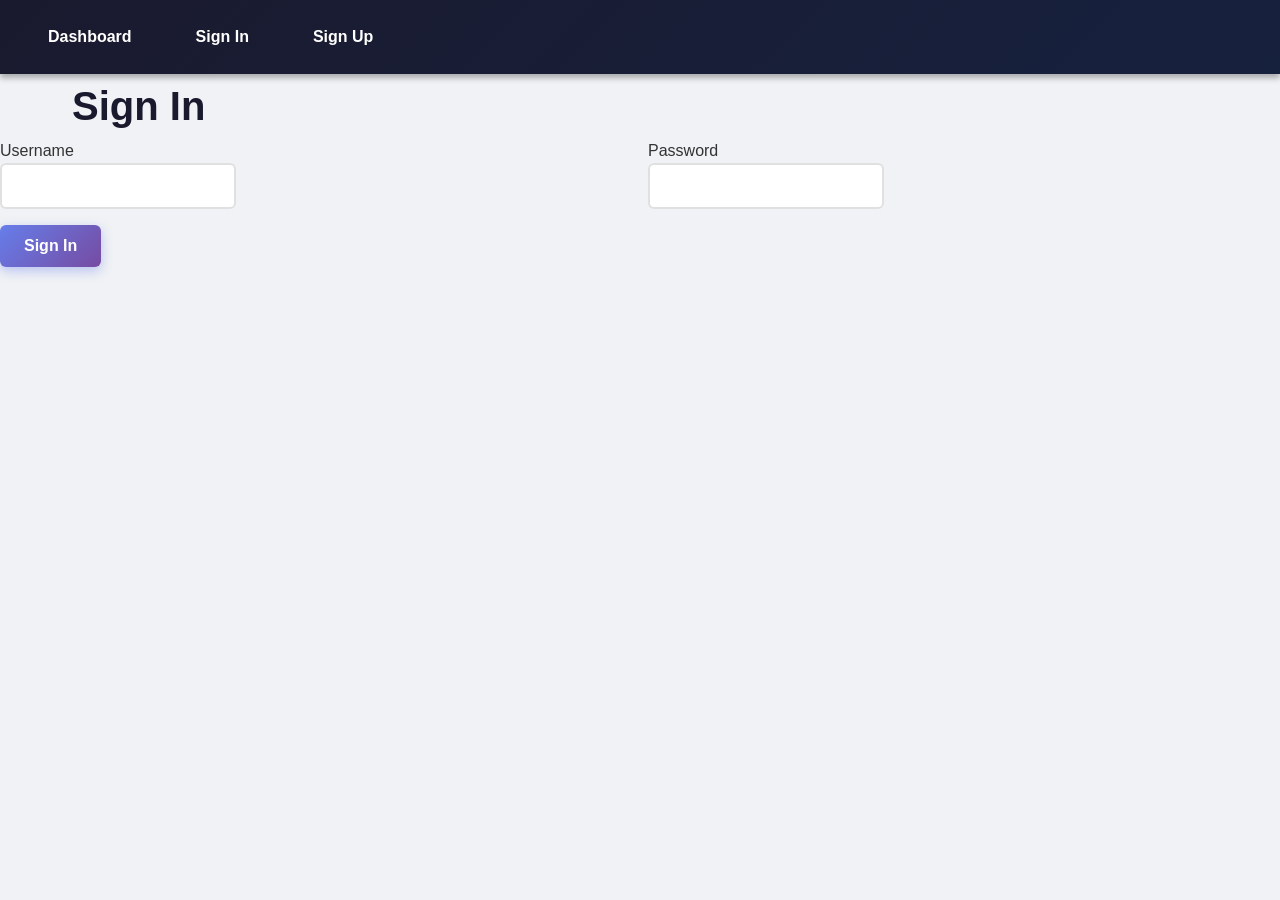
<file: frontend-mock/signin.html>
<!DOCTYPE html>
<html>
<head>
    <meta charset="UTF-8">
    <title>Sign In</title>
    <link rel="stylesheet" href="styles.css">
</head>
<body>
    <nav>
        <a href="index.html">Dashboard</a>
        <a href="signin.html">Sign In</a>
        <a href="signup.html">Sign Up</a>
    </nav>

    <h1>Sign In</h1>
    <div id="message"></div>

    <form id="signinForm">
        <label>Username<br><input type="text" id="username" required></label><br><br>
        <label>Password<br><input type="password" id="password" required></label><br><br>
        <button type="submit">Sign In</button>
    </form>

    <script src="common.js"></script>
    <script src="auth.js"></script>
    <script>
        const form = document.getElementById('signinForm');
        form.addEventListener('submit', async (e) => {
            e.preventDefault();
            const username = document.getElementById('username').value.trim();
            const password = document.getElementById('password').value;
            try {
                // Fetch all users and perform a simple match (password stored as passwordHash)
                const users = await apiGet('/users');
                const found = users.find(u => u.username === username && u.passwordHash === password);
                if (!found) {
                    showMessage('Invalid username or password', 'error');
                    return;
                }
                saveCurrentUser(found);
                showMessage('Signed in successfully', 'success');
                setTimeout(() => window.location.href = 'index.html', 800);
            } catch (err) {
                showMessage('Sign in failed: ' + err.message, 'error');
            }
        });

        // Show current session if present
        const current = getCurrentUser();
        if (current) {
            showMessage('Already signed in as ' + current.username, 'info');
        }
    </script>
</body>
</html>
</file>
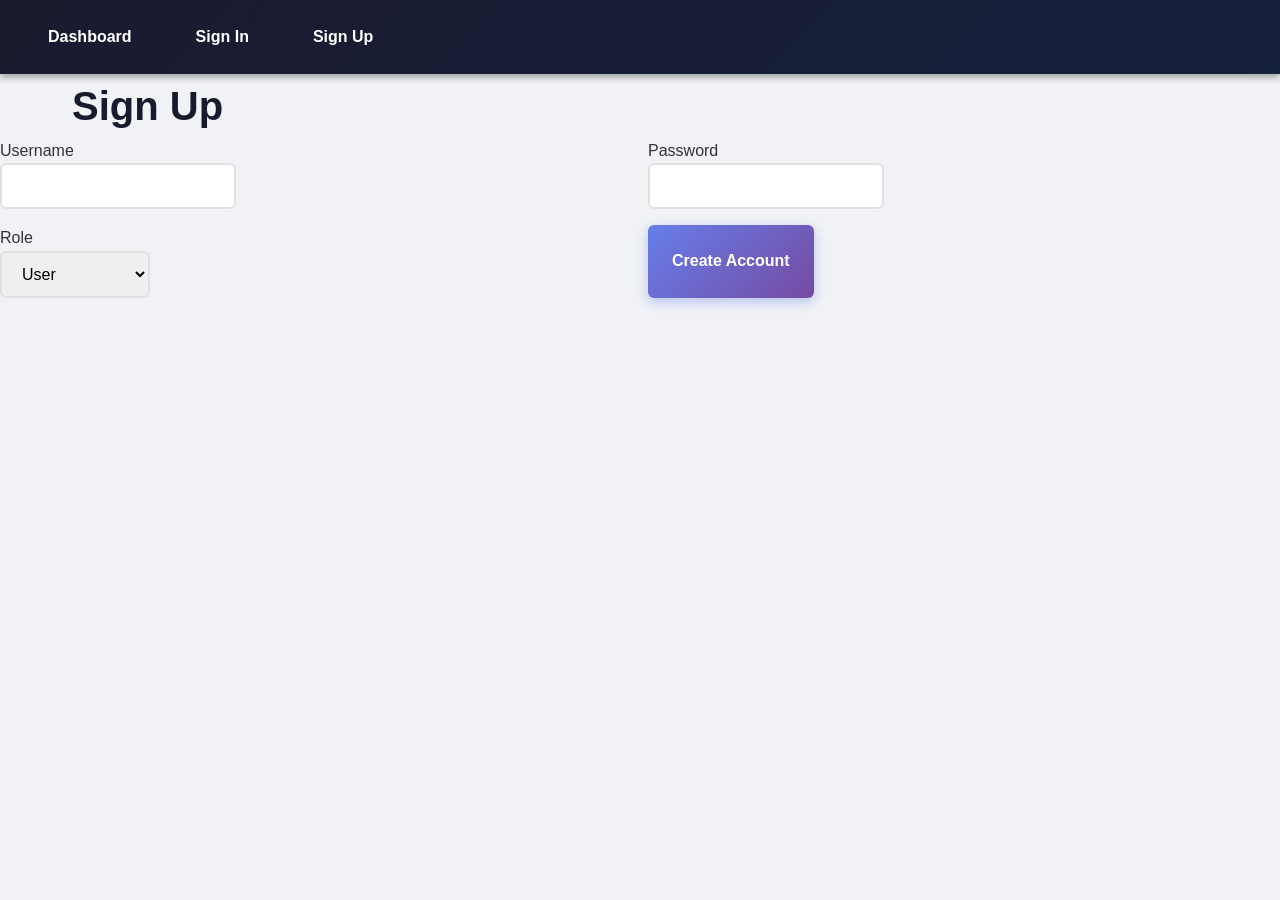
<file: frontend-mock/signup.html>
<!DOCTYPE html>
<html>
<head>
    <meta charset="UTF-8">
    <title>Sign Up</title>
    <link rel="stylesheet" href="styles.css">
</head>
<body>
    <nav>
        <a href="index.html">Dashboard</a>
        <a href="signin.html">Sign In</a>
        <a href="signup.html">Sign Up</a>
    </nav>

    <h1>Sign Up</h1>
    <div id="message"></div>

    <form id="signupForm">
        <label>Username<br><input type="text" id="username" required></label><br><br>
        <label>Password<br><input type="password" id="password" required></label><br><br>
        <label>Role<br>
            <select id="role">
                <option value="USER">User</option>
                <option value="DOCTOR">Doctor</option>
                <option value="PATIENT">Patient</option>
            </select>
        </label><br><br>
        <button type="submit">Create Account</button>
    </form>

    <script src="common.js"></script>
    <script src="auth.js"></script>
    <script>
        const form = document.getElementById('signupForm');
        form.addEventListener('submit', async (e) => {
            e.preventDefault();
            const username = document.getElementById('username').value.trim();
            const password = document.getElementById('password').value;
            const role = document.getElementById('role').value;
            try {
                // For testing we send the raw password as passwordHash
                const resp = await apiPost('/users', { username, passwordHash: password, role, status: 'ACTIVE' });
                showMessage('Account created (id=' + resp.id + ') — redirecting to sign in', 'success');
                setTimeout(() => window.location.href = 'signin.html', 900);
            } catch (err) {
                showMessage('Sign up failed: ' + err.message, 'error');
            }
        });
    </script>
</body>
</html>
</file>
<file: frontend-mock/styles.css>
* {
    margin: 0;
    padding: 0;
    box-sizing: border-box;
}

body {
    font-family: 'Segoe UI', Tahoma, Geneva, Verdana, sans-serif;
    background: #f0f2f5;
    color: #333;
    line-height: 1.6;
    min-height: 100vh;
}

/* Navigation Bar */
nav {
    background: linear-gradient(135deg, #1a1a2e 0%, #16213e 100%);
    padding: 1rem 2rem;
    box-shadow: 0 4px 6px rgba(0, 0, 0, 0.3);
    display: flex;
    gap: 2rem;
    position: sticky;
    top: 0;
    z-index: 100;
}

nav a {
    color: white;
    text-decoration: none;
    font-weight: 600;
    transition: all 0.3s ease;
    padding: 0.5rem 1rem;
    border-radius: 4px;
}

nav a:hover {
    background: rgba(255, 255, 255, 0.2);
    transform: translateY(-2px);
}

/* Main Container */
body > div, body > h1, body > button {
    margin: 0 auto;
    max-width: 1200px;
    padding: 0 2rem;
}

/* Headings */
h1 {
    color: #1a1a2e;
    margin: 2rem auto 1rem;
    font-size: 2.5rem;
    text-shadow: none;
}

h2 {
    color: #1a1a2e;
    margin-bottom: 1rem;
    font-size: 1.8rem;
}

h3 {
    color: #2c3e50;
    margin-bottom: 0.8rem;
    font-size: 1.3rem;
}

/* Message Box */
#message {
    max-width: 1200px;
    margin: 1rem auto;
    padding: 1rem;
    border-radius: 8px;
    display: none;
}

#message.success {
    background: #d4edda;
    color: #155724;
    border: 1px solid #c3e6cb;
    display: block;
}

#message.error {
    background: #f8d7da;
    color: #721c24;
    border: 1px solid #f5c6cb;
    display: block;
}

/* Sections/Panels */
div[style*="border: 1px solid"], 
div[style*="padding: 20px"] {
    background: white;
    border: none !important;
    padding: 2rem !important;
    margin: 1.5rem auto !important;
    max-width: 1200px;
    border-radius: 12px;
    box-shadow: 0 8px 16px rgba(0, 0, 0, 0.15);
}

/* Forms */
form {
    display: grid;
    gap: 1rem;
    grid-template-columns: repeat(auto-fit, minmax(250px, 1fr));
}

form button, form [type="submit"] {
    grid-column: 1 / -1;
    justify-self: start;
    width: auto;
}

input, select, textarea {
    padding: 0.75rem 1rem;
    border: 2px solid #e0e0e0;
    border-radius: 6px;
    font-size: 1rem;
    font-family: inherit;
    transition: all 0.3s ease;
}

input:focus, select:focus, textarea:focus {
    outline: none;
    border-color: #667eea;
    background: #f8f9ff;
    box-shadow: 0 0 8px rgba(102, 126, 234, 0.2);
}

/* Buttons */
button {
    padding: 0.75rem 1.5rem;
    background: linear-gradient(135deg, #667eea 0%, #764ba2 100%);
    color: white;
    border: none;
    border-radius: 6px;
    font-size: 1rem;
    font-weight: 600;
    cursor: pointer;
    transition: all 0.3s ease;
    box-shadow: 0 4px 12px rgba(102, 126, 234, 0.4);
}

button:hover {
    transform: translateY(-2px);
    box-shadow: 0 6px 16px rgba(102, 126, 234, 0.6);
}

button:active {
    transform: translateY(0);
}

button[type="button"] {
    background: #6c757d;
    box-shadow: 0 4px 12px rgba(108, 117, 125, 0.3);
}

button[type="button"]:hover {
    box-shadow: 0 6px 16px rgba(108, 117, 125, 0.5);
}

button[style*="e74c3c"] {
    background: linear-gradient(135deg, #e74c3c 0%, #c0392b 100%) !important;
}

button[style*="e74c3c"]:hover {
    box-shadow: 0 6px 16px rgba(231, 76, 60, 0.4) !important;
}

/* Tables */
table {
    width: 100%;
    border-collapse: collapse;
    margin-top: 1rem;
    background: white;
    border-radius: 8px;
    overflow: hidden;
    box-shadow: 0 2px 8px rgba(0, 0, 0, 0.1);
}

table thead {
    background: linear-gradient(135deg, #667eea 0%, #764ba2 100%);
    color: white;
}

table th {
    padding: 1.2rem;
    text-align: left;
    font-weight: 600;
    letter-spacing: 0.5px;
}

table td {
    padding: 1rem 1.2rem;
    border-bottom: 1px solid #f0f0f0;
}

table tr {
    transition: background 0.2s ease;
}

table tbody tr:hover {
    background: #f8f9ff;
}

table tbody tr:last-child td {
    border-bottom: none;
}

/* Table Actions */
table button {
    padding: 0.5rem 1rem;
    font-size: 0.9rem;
    margin-right: 0.5rem;
    background: #667eea;
    margin-bottom: 0;
}

table button:last-child {
    margin-right: 0;
}

/* Test Logs / Pre blocks */
pre {
    background: #1a1a2e !important;
    color: #00ff00;
    padding: 1rem !important;
    border-radius: 6px;
    font-family: 'Courier New', monospace;
    font-size: 0.9rem;
    overflow: auto;
    border: 1px solid #333;
}

/* Stats Panel */
#stats {
    display: grid;
    grid-template-columns: repeat(auto-fit, minmax(180px, 1fr));
    gap: 1.5rem;
    margin-bottom: 2rem;
}

#stats h2 {
    grid-column: 1 / -1;
}

#stats p {
    background: white;
    color: #333;
    padding: 2rem 1.5rem;
    border-radius: 12px;
    text-align: center;
    box-shadow: 0 4px 12px rgba(0, 0, 0, 0.08);
    border-top: 4px solid #667eea;
    transition: transform 0.3s ease, box-shadow 0.3s ease;
}

#stats p:hover {
    transform: translateY(-6px);
    box-shadow: 0 8px 20px rgba(102, 126, 234, 0.15);
}

#stats strong {
    display: block;
    font-size: 2.2rem;
    color: #667eea;
    margin: 0.8rem 0 0.5rem 0;
    font-weight: 700;
}

/* Card Grid Layouts */
.card-grid { display: grid; grid-template-columns: repeat(auto-fit, minmax(250px, 1fr)); gap: 2rem; margin-top: 1.5rem; }

.card {
    background: white;
    border-radius: 12px;
    box-shadow: 0 4px 12px rgba(0, 0, 0, 0.08);
    overflow: hidden;
    transition: all 0.3s ease;
    border-top: 4px solid #667eea;
}

.card:hover {
    transform: translateY(-8px);
    box-shadow: 0 12px 24px rgba(0, 0, 0, 0.12);
}

.card-header {
    background: linear-gradient(135deg, #667eea 0%, #764ba2 100%);
    color: white;
    padding: 1.5rem;
    font-weight: 600;
    font-size: 1.1rem;
}

.card-body {
    padding: 1.5rem;
}

.card-footer {
    padding: 1rem 1.5rem;
    background: #f8f9ff;
    display: flex;
    gap: 0.5rem;
    flex-wrap: wrap;
}

.card-field {
    margin-bottom: 1rem;
}

.card-field label {
    display: block;
    font-size: 0.85rem;
    color: #667eea;
    font-weight: 600;
    margin-bottom: 0.3rem;
}

.card-field-value {
    font-size: 1rem;
    color: #333;
    word-break: break-word;
}

.detail-grid {
    display: grid;
    gap: 0.75rem;
    margin-top: 0.5rem;
}

.detail-item {
    display: grid;
    grid-template-columns: repeat(auto-fit, minmax(120px, 1fr)) auto;
    gap: 0.75rem;
    align-items: center;
    padding: 0.85rem 1rem;
    border: 1px solid #e8eaf6;
    border-radius: 10px;
    background: #f8f9ff;
}

.detail-item-main {
    display: flex;
    flex-direction: column;
    gap: 0.2rem;
}

.detail-label {
    font-size: 0.78rem;
    font-weight: 700;
    color: #667eea;
    text-transform: uppercase;
    letter-spacing: 0.04em;
}

.detail-value {
    font-size: 0.95rem;
    color: #333;
    word-break: break-word;
}

.detail-delete {
    justify-self: end;
    white-space: nowrap;
}

/* Table Grid */
.table-grid {
    display: grid;
    grid-template-columns: repeat(auto-fill, minmax(320px, 1fr));
    gap: 1.5rem;
    margin-top: 1.5rem;
}

/* Grid Layout for Forms */
form {
    display: grid;
    grid-template-columns: repeat(auto-fit, minmax(250px, 1fr));
    gap: 1rem;
}

form button, form [type="submit"] {
    grid-column: span 1;
}

/* Edit/Detail Panels */
#editPanel, #detailPanel, #stockPanel {
    background: white;
    border-radius: 12px;
    box-shadow: 0 8px 24px rgba(0, 0, 0, 0.12);
}

#editPanel > h2, #detailPanel > h2, #stockPanel > h2 {
    background: linear-gradient(135deg, #667eea 0%, #764ba2 100%);
    color: white;
    padding: 1.5rem;
    margin: 0;
    border-radius: 12px 12px 0 0;
}

#detailContent {
    margin-top: 0;
}

/* Filter Section */
div[style*="border"] > label {
    display: inline-flex;
    align-items: center;
    gap: 0.5rem;
    margin-right: 2rem;
    margin-bottom: 1rem;
    font-weight: 500;
    color: #333;
}

label select, label input {
    width: auto;
    min-width: 150px;
}

/* Responsive Design */
@media (max-width: 768px) {
    nav {
        flex-direction: column;
        gap: 0.5rem;
    }

    h1 {
        font-size: 1.8rem;
        margin-left: 2rem;
        margin-right: 2rem;
    }

    table {
        font-size: 0.9rem;
    }

    table th, table td {
        padding: 0.75rem 0.5rem;
    }

    form {
        grid-template-columns: 1fr;
    }

    #stats {
        grid-template-columns: 1fr;
    }

    table button {
        display: block;
        width: 100%;
        margin: 0.25rem 0;
    }
}

/* Status Badge Styling */
.status-pending {
    background: #fff3cd;
    color: #856404;
    padding: 0.35rem 0.8rem;
    border-radius: 20px;
    font-size: 0.85rem;
    font-weight: 600;
    display: inline-block;
}

.status-confirmed {
    background: #d1ecf1;
    color: #0c5460;
    padding: 0.35rem 0.8rem;
    border-radius: 20px;
    font-size: 0.85rem;
    font-weight: 600;
    display: inline-block;
}

.status-completed {
    background: #d4edda;
    color: #155724;
    padding: 0.35rem 0.8rem;
    border-radius: 20px;
    font-size: 0.85rem;
    font-weight: 600;
    display: inline-block;
}

.status-cancelled {
    background: #f8d7da;
    color: #721c24;
    padding: 0.35rem 0.8rem;
    border-radius: 20px;
    font-size: 0.85rem;
    font-weight: 600;
    display: inline-block;
}

/* Utility Classes */
.text-center {
    text-align: center;
}

.text-right {
    text-align: right;
}

.mb-1 { margin-bottom: 0.5rem; }
.mb-2 { margin-bottom: 1rem; }
.mb-3 { margin-bottom: 1.5rem; }

.mt-1 { margin-top: 0.5rem; }
.mt-2 { margin-top: 1rem; }
.mt-3 { margin-top: 1.5rem; }

.gap-1 { gap: 0.5rem; }
.gap-2 { gap: 1rem; }
</file>
<file: frontend/styles.css>
:root {
  --bg: #07111f;
  --bg-2: #0d1c33;
  --panel: rgba(9, 18, 35, 0.78);
  --panel-border: rgba(148, 163, 184, 0.18);
  --text: #ecf4ff;
  --muted: #a9b7d0;
  --accent: #39d0c5;
  --accent-2: #ffb454;
  --danger: #ff6b6b;
  --shadow: 0 30px 80px rgba(0, 0, 0, 0.35);
}

* {
  box-sizing: border-box;
}

html, body {
  margin: 0;
  min-height: 100%;
}

body {
  font-family: "Segoe UI", "Aptos", sans-serif;
  color: var(--text);
  background:
    radial-gradient(circle at top left, rgba(57, 208, 197, 0.22), transparent 28%),
    radial-gradient(circle at top right, rgba(255, 180, 84, 0.18), transparent 24%),
    linear-gradient(135deg, var(--bg), var(--bg-2));
  overflow-x: hidden;
}

.bg-orb {
  position: fixed;
  border-radius: 999px;
  filter: blur(24px);
  opacity: 0.55;
  z-index: 0;
  animation: drift 14s ease-in-out infinite alternate;
}

.orb-a {
  width: 260px;
  height: 260px;
  top: 10%;
  left: -80px;
  background: rgba(57, 208, 197, 0.32);
}

.orb-b {
  width: 220px;
  height: 220px;
  right: -40px;
  bottom: 8%;
  background: rgba(255, 180, 84, 0.28);
  animation-delay: -6s;
}

.shell {
  position: relative;
  z-index: 1;
  width: min(1240px, calc(100% - 32px));
  margin: 0 auto;
  padding: 40px 0 56px;
}

.hero {
  max-width: 820px;
  margin-bottom: 28px;
}

.eyebrow,
.panel-label,
.table-title,
.badge {
  letter-spacing: 0.12em;
  text-transform: uppercase;
  font-size: 0.74rem;
}

.eyebrow {
  color: var(--accent);
  margin-bottom: 12px;
}

h1 {
  margin: 0;
  font-family: Georgia, "Times New Roman", serif;
  font-size: clamp(2.5rem, 5vw, 4.75rem);
  line-height: 0.98;
  letter-spacing: -0.03em;
}

.hero p {
  max-width: 680px;
  color: var(--muted);
  font-size: 1.03rem;
  line-height: 1.7;
  margin: 18px 0 0;
}

.stats {
  display: grid;
  grid-template-columns: repeat(3, minmax(0, 1fr));
  gap: 14px;
  margin-top: 24px;
}

.stat-card,
.panel,
.result-card,
.table-card {
  border: 1px solid var(--panel-border);
  background: var(--panel);
  backdrop-filter: blur(16px);
  box-shadow: var(--shadow);
}

.stat-card {
  border-radius: 18px;
  padding: 18px;
}

.stat-card span,
.panel-header p,
.result-top,
.table-head,
.table-body,
.steps,
label {
  color: var(--muted);
}

.stat-card strong {
  display: block;
  margin-top: 10px;
  font-size: 1.05rem;
}

.workspace {
  display: grid;
  grid-template-columns: 1.02fr 1.18fr;
  gap: 20px;
  align-items: start;
}

.panel {
  border-radius: 28px;
  padding: 24px;
}

.panel-header {
  display: flex;
  align-items: start;
  justify-content: space-between;
  gap: 12px;
  margin-bottom: 20px;
}

.panel-header h2 {
  margin: 6px 0 0;
  font-size: 1.35rem;
}

.badge {
  padding: 10px 14px;
  border-radius: 999px;
  background: rgba(57, 208, 197, 0.14);
  color: var(--accent);
  border: 1px solid rgba(57, 208, 197, 0.25);
  white-space: nowrap;
}

.badge.disconnected {
  background: rgba(255, 107, 107, 0.12);
  color: var(--danger);
  border-color: rgba(255, 107, 107, 0.28);
}

.badge.ghost {
  background: rgba(255, 255, 255, 0.04);
  color: var(--accent-2);
  border-color: rgba(255, 180, 84, 0.2);
}

.form {
  display: grid;
  gap: 16px;
}

.role-switch {
  display: grid;
  grid-template-columns: repeat(2, minmax(0, 1fr));
  gap: 10px;
}

.role-btn,
.primary-btn,
input {
  border-radius: 16px;
  border: 1px solid rgba(148, 163, 184, 0.18);
  font: inherit;
}

.role-btn {
  background: rgba(255, 255, 255, 0.04);
  color: var(--text);
  padding: 14px 16px;
  cursor: pointer;
  transition: transform 0.2s ease, background 0.2s ease, border-color 0.2s ease;
}

.role-btn:hover,
.primary-btn:hover {
  transform: translateY(-1px);
}

.role-btn.active {
  background: linear-gradient(135deg, rgba(57, 208, 197, 0.2), rgba(57, 208, 197, 0.08));
  border-color: rgba(57, 208, 197, 0.55);
  color: var(--accent);
}

label {
  display: grid;
  gap: 8px;
  font-size: 0.95rem;
}

input {
  background: rgba(3, 8, 18, 0.5);
  color: var(--text);
  padding: 14px 16px;
  outline: none;
}

input:focus {
  border-color: rgba(57, 208, 197, 0.55);
  box-shadow: 0 0 0 4px rgba(57, 208, 197, 0.1);
}

.primary-btn {
  margin-top: 4px;
  padding: 15px 18px;
  border: none;
  cursor: pointer;
  font-weight: 700;
  color: #03111b;
  background: linear-gradient(135deg, var(--accent), #8ef1e7);
}

.steps {
  margin: 0 0 18px;
  padding-left: 20px;
  display: grid;
  gap: 10px;
}

.steps li {
  opacity: 0.65;
}

.steps li.active {
  opacity: 1;
  color: var(--text);
}

.result-card {
  border-radius: 24px;
  padding: 20px;
  margin-bottom: 18px;
  background:
    linear-gradient(135deg, rgba(57, 208, 197, 0.1), rgba(255, 180, 84, 0.08)),
    var(--panel);
}

.result-top {
  display: flex;
  align-items: center;
  justify-content: space-between;
  gap: 12px;
  font-size: 0.9rem;
}

.result-role {
  color: var(--accent);
  font-weight: 700;
  letter-spacing: 0.08em;
  text-transform: uppercase;
}

.result-id {
  color: var(--muted);
}

.result-card h3 {
  margin: 14px 0 6px;
  font-size: 1.55rem;
}

.result-card p {
  margin: 0;
  color: var(--muted);
}

.table-grid {
  display: grid;
  grid-template-columns: repeat(2, minmax(0, 1fr));
  gap: 12px;
  margin-top: 18px;
}

.table-box {
  border-radius: 16px;
  padding: 14px;
  background: rgba(255, 255, 255, 0.05);
  border: 1px solid rgba(148, 163, 184, 0.12);
}

.table-box span {
  display: block;
  color: var(--muted);
  margin-bottom: 8px;
}

.table-box strong {
  color: var(--text);
}

.log-card {
  margin-bottom: 18px;
  border-radius: 24px;
  padding: 18px;
  border: 1px solid rgba(148, 163, 184, 0.14);
  background: linear-gradient(180deg, rgba(8, 15, 28, 0.92), rgba(9, 18, 35, 0.82));
}

.log-header {
  display: flex;
  align-items: start;
  justify-content: space-between;
  gap: 12px;
  margin-bottom: 14px;
}

.log-header h3 {
  margin: 6px 0 0;
  font-size: 1.05rem;
}

.log-count {
  padding: 8px 12px;
  border-radius: 999px;
  background: rgba(255, 255, 255, 0.05);
  color: var(--accent-2);
  border: 1px solid rgba(255, 180, 84, 0.18);
  white-space: nowrap;
}

.log-list {
  display: grid;
  gap: 10px;
}

.log-empty {
  color: var(--muted);
  font-size: 0.94rem;
  padding: 10px 0 4px;
}

.log-item {
  display: grid;
  grid-template-columns: 96px minmax(0, 1fr);
  gap: 12px;
  align-items: start;
  padding: 12px 14px;
  border-radius: 16px;
  background: rgba(255, 255, 255, 0.04);
  border: 1px solid rgba(148, 163, 184, 0.1);
}

.log-item.info {
  border-color: rgba(57, 208, 197, 0.18);
}

.log-item.success {
  border-color: rgba(57, 208, 197, 0.35);
  background: rgba(57, 208, 197, 0.08);
}

.log-item.error {
  border-color: rgba(255, 107, 107, 0.38);
  background: rgba(255, 107, 107, 0.08);
}

.log-time {
  color: var(--muted);
  font-size: 0.82rem;
  letter-spacing: 0.04em;
}

.log-message {
  color: var(--text);
  line-height: 1.45;
}

.tables {
  display: grid;
  grid-template-columns: 1fr;
  gap: 14px;
}

.table-card {
  border-radius: 24px;
  padding: 18px;
}

.table-title {
  color: var(--accent-2);
  margin-bottom: 12px;
}

.table-head,
.row {
  display: grid;
  grid-template-columns: 0.7fr 1.7fr 1fr;
  gap: 10px;
}

.table-head {
  padding: 0 0 10px;
  border-bottom: 1px solid rgba(148, 163, 184, 0.14);
  font-size: 0.85rem;
}

.table-body {
  display: grid;
  gap: 10px;
  margin-top: 12px;
}

.row {
  padding: 12px 0;
  border-bottom: 1px solid rgba(148, 163, 184, 0.1);
  align-items: center;
  font-size: 0.95rem;
}

.row:last-child {
  border-bottom: none;
}

.row .role-pill {
  display: inline-flex;
  justify-content: center;
  align-items: center;
  width: fit-content;
  padding: 6px 10px;
  border-radius: 999px;
  background: rgba(57, 208, 197, 0.12);
  color: var(--accent);
  font-size: 0.8rem;
}

.detail-pill {
  color: var(--accent-2);
}

.flash {
  animation: flash 0.55s ease;
}

@keyframes drift {
  from { transform: translateY(0) translateX(0); }
  to { transform: translateY(18px) translateX(18px); }
}

@keyframes flash {
  0% { transform: scale(0.98); }
  50% { transform: scale(1.01); }
  100% { transform: scale(1); }
}

@media (max-width: 1080px) {
  .workspace {
    grid-template-columns: 1fr;
  }

  .stats {
    grid-template-columns: 1fr;
  }
}

@media (max-width: 720px) {
  .shell {
    width: min(100% - 20px, 1240px);
    padding-top: 18px;
  }

  .panel {
    padding: 18px;
    border-radius: 22px;
  }

  .table-head,
  .row {
    grid-template-columns: 0.7fr 1.4fr 1fr;
    font-size: 0.8rem;
  }

  .table-grid {
    grid-template-columns: 1fr;
  }
}
</file>
